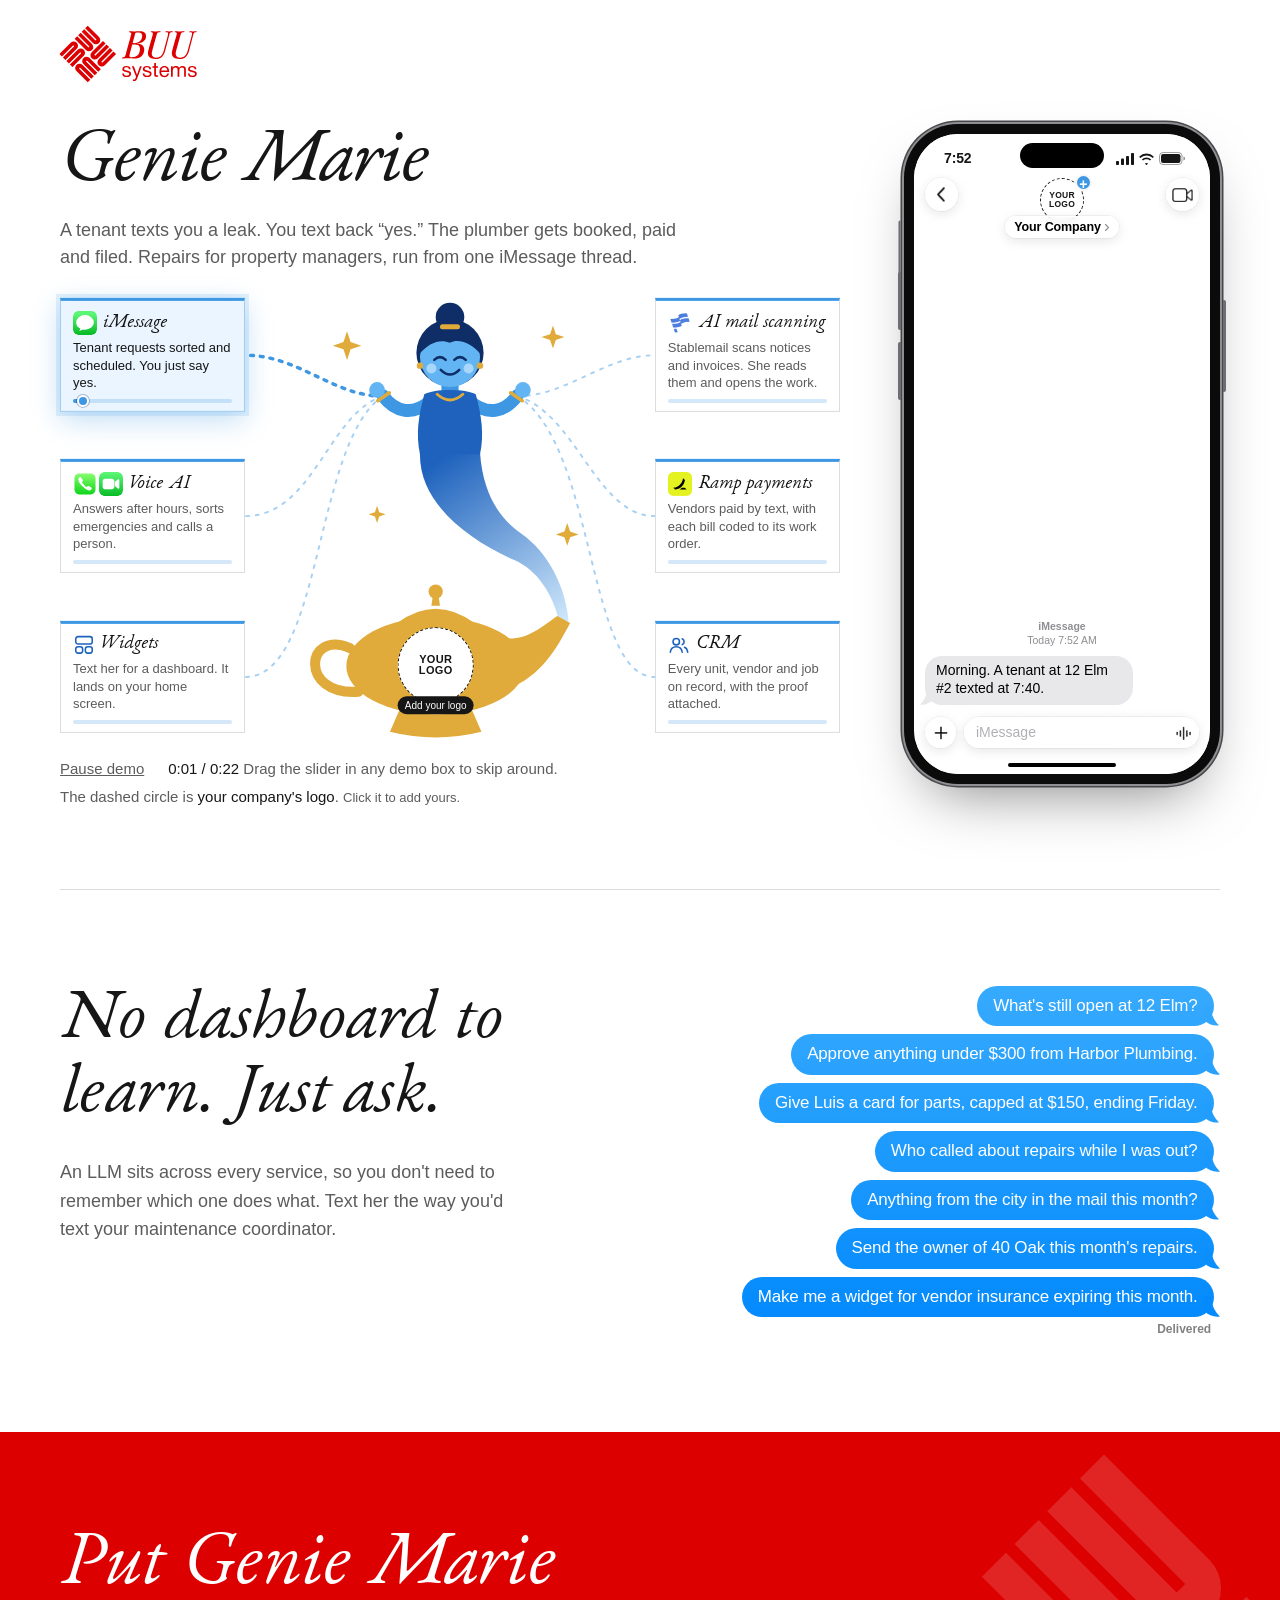
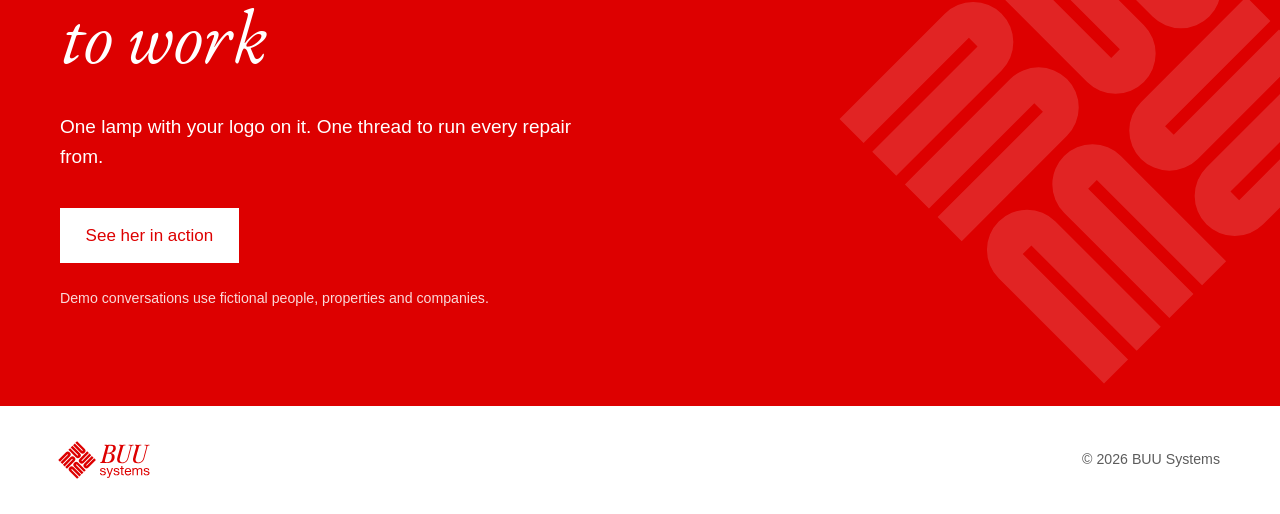
<file: index.html>
<!doctype html>
<html lang="en">
<head>
  <meta charset="utf-8">
  <meta name="viewport" content="width=device-width, initial-scale=1">
  <title>Genie Marie | BUU Systems</title>
  <meta name="description" content="Genie Marie runs repairs for property managers. Tenants text or call, she books the vendor, and you approve and pay from one iMessage thread.">
  <meta name="theme-color" content="#DD0000">
  <link rel="icon" href="/favicon.ico" sizes="any">
  <link rel="icon" href="/assets/mark.svg" type="image/svg+xml">
  <link rel="icon" href="/assets/favicon-32.png" type="image/png" sizes="32x32">
  <link rel="apple-touch-icon" href="/apple-touch-icon.png" sizes="180x180">
  <meta property="og:site_name" content="BUU Systems">
  <meta property="og:title" content="Genie Marie | BUU Systems">
  <meta property="og:description" content="Repairs for property managers, run from one iMessage thread.">
  <meta property="og:url" content="https://buusystems.com/">
  <meta property="og:type" content="website">
  <link rel="stylesheet" href="styles.css">
  <link rel="stylesheet" href="genie-marie.css?v=28e">
</head>
<body>
  <header class="site-header wrap">
    <a href="/" aria-label="BUU Systems home"><img class="logo" src="assets/logo.svg" alt="BUU Systems"></a>
  </header>

  <main id="top">
    <section class="gm-hero wrap">
      <div class="gm-copy">
        <h1>Genie Marie</h1>
        <p class="lede">A tenant texts you a leak. You text back “yes.” The plumber gets booked, paid and filed. Repairs for property managers, run from one iMessage thread.</p>

        <div class="genie-stage">
          <svg class="wires" viewBox="0 0 800 470" aria-hidden="true">
            <path data-wire="0" d="M331 112C280 112 245 70 190 70"/>
            <path data-wire="1" d="M469 112C520 112 560 70 610 70"/>
            <path data-wire="2" d="M469 112C530 130 550 235 610 235"/>
            <path data-wire="3" d="M469 112C550 160 540 400 610 400"/>
            <path data-wire="4" d="M331 112C260 160 270 400 190 400"/>
            <path data-wire="5" d="M331 112C275 130 260 235 190 235"/>
          </svg>
          <div class="genie-art">
              <svg viewBox="0 0 480 640" role="img" aria-label="Illustration of Genie Marie, a sweet smiling blue genie rising in a wisp of smoke from a gold lamp that carries your company's logo.">
                <defs>
                  <linearGradient id="smoke" gradientUnits="userSpaceOnUse" x1="240" y1="232" x2="400" y2="470">
                    <stop offset="0" stop-color="#1e62bd"/>
                    <stop offset="1" stop-color="#cfe8fb"/>
                  </linearGradient>
                </defs>
                <!-- Smoke tail, from the spout up to her waist -->
                <path d="M198 232C196 300 262 352 330 382C362 396 384 430 392 466L406 468C402 420 378 372 340 345C310 325 286 290 282 232Z" fill="url(#smoke)"/>
                <!-- Lamp -->
                <path d="M100 505C38 478 28 572 112 566" fill="none" stroke="#e0ab3a" stroke-width="14" stroke-linecap="round"/>
                <path d="M300 488C340 500 362 480 390 460L408 470C386 512 360 556 300 568Z" fill="#e0ab3a"/>
                <path d="M170 590Q220 606 270 590L284 622Q220 638 156 622Z" fill="#e0ab3a"/>
                <ellipse cx="220" cy="530" rx="125" ry="68" fill="#e0ab3a"/>
                <path d="M166 470Q220 430 274 470Q220 486 166 470Z" fill="#e0ab3a"/>
                <path d="M214 446h12l-2-14h-8z" fill="#e0ab3a"/>
                <circle cx="220" cy="426" r="10" fill="#e0ab3a"/>
                <!-- Hair behind -->
                <circle cx="240" cy="92" r="47" fill="#0f2d66"/>
                <circle cx="240" cy="42" r="20" fill="#0f2d66"/>
                <!-- Arms -->
                <path d="M212 160C188 180 164 176 146 152" fill="none" stroke="#3d97e3" stroke-width="18" stroke-linecap="round"/>
                <path d="M268 160C292 180 316 176 334 152" fill="none" stroke="#3d97e3" stroke-width="18" stroke-linecap="round"/>
                <path d="M139 159L155 148M341 159L325 148" stroke="#e0ab3a" stroke-width="5" stroke-linecap="round"/>
                <circle cx="138" cy="144" r="11" fill="#62b5f2"/>
                <circle cx="342" cy="144" r="11" fill="#62b5f2"/>
                <!-- Neck and top -->
                <rect x="228" y="126" width="24" height="30" fill="#3d97e3"/>
                <path d="M204 150C196 180 192 205 198 234H282C288 205 284 180 276 150C262 142 218 142 204 150Z" fill="#1e62bd"/>
                <path d="M222 150Q240 166 258 150" fill="none" stroke="#e0ab3a" stroke-width="4" stroke-linecap="round"/>
                <!-- Face -->
                <circle cx="240" cy="98" r="42" fill="#62b5f2"/>
                <path d="M197 94C196 38 284 38 283 94C268 76 250 72 240 78C226 72 210 78 197 94Z" fill="#0f2d66"/>
                <rect x="226" y="52" width="28" height="7" rx="3.500" fill="#e0ab3a"/>
                <path d="M218 102q8-8 16 0M246 102q8-8 16 0" fill="none" stroke="#0f2d66" stroke-width="3.500" stroke-linecap="round"/>
                <circle cx="214" cy="114" r="7" fill="#c6e6ff" opacity=".7"/>
                <circle cx="266" cy="114" r="7" fill="#c6e6ff" opacity=".7"/>
                <path d="M227 116q13 13 26 0" fill="none" stroke="#0f2d66" stroke-width="3.500" stroke-linecap="round"/>
                <circle cx="198" cy="110" r="4.500" fill="#e0ab3a"/>
                <circle cx="282" cy="110" r="4.500" fill="#e0ab3a"/>
                <!-- Sparkles -->
                <g fill="#e0ab3a">
                  <path class="spark" d="M96 62l5 15 15 5-15 5-5 15-5-15-15-5 15-5z"/>
                  <path class="spark spark-2" d="M384 54l4 12 12 4-12 4-4 12-4-12-12-4 12-4z"/>
                  <path class="spark spark-3" d="M404 330l4 12 12 4-12 4-4 12-4-12-12-4 12-4z"/>
                  <path class="spark spark-2" d="M138 306l3 9 9 3-9 3-3 9-3-9-9-3 9-3z"/>
                </g>
              </svg>
            <button type="button" class="org-logo org-logo-bottle" aria-label="Add your logo"></button>
          </div>
          <div class="chapters" role="group" aria-label="Choose a demo">
              <button class="chapter iface-0" type="button" data-chapter="0"><strong><img class="brand-icon" src="assets/brand/imessage.svg" alt=""><span>iMessage</span></strong><small>Tenant requests sorted and scheduled. You just say yes.</small><i class="bar"><b></b></i></button>
              <button class="chapter iface-1" type="button" data-chapter="1"><strong><img class="brand-icon brand-plate" src="assets/brand/stable.png" alt=""><span>AI mail scanning</span></strong><small>Stablemail scans notices and invoices. She reads them and opens the work.</small><i class="bar"><b></b></i></button>
              <button class="chapter iface-2" type="button" data-chapter="2"><strong><img class="brand-icon" src="assets/brand/ramp.svg" alt=""><span>Ramp<span class="tab-extra"> payments</span></span></strong><small>Vendors paid by text, with each bill coded to its work order.</small><i class="bar"><b></b></i></button>
              <button class="chapter iface-3" type="button" data-chapter="3"><strong><svg class="iface-icon" viewBox="0 0 24 24" aria-hidden="true"><circle cx="9" cy="8.500" r="3.500"/><path d="M2.500 20c.5-4 3-6 6.500-6s6 2 6.500 6"/><path d="M15.500 5.300a3.500 3.500 0 0 1 0 6.400"/><path d="M18 14.500c2 .8 3.200 2.700 3.500 5.500"/></svg><span>CRM</span></strong><small>Every unit, vendor and job on record, with the proof attached.</small><i class="bar"><b></b></i></button>
              <button class="chapter iface-4" type="button" data-chapter="4"><strong><svg class="iface-icon" viewBox="0 0 24 24" aria-hidden="true"><rect x="3" y="3" width="18" height="8" rx="2.500"/><rect x="3" y="14" width="7.500" height="7" rx="2.500"/><rect x="13.500" y="14" width="7.500" height="7" rx="2.500"/></svg><span>Widgets</span></strong><small>Text her for a dashboard. It lands on your home screen.</small><i class="bar"><b></b></i></button>
              <button class="chapter iface-5" type="button" data-chapter="5"><strong><span class="brand-pair"><img class="brand-icon" src="assets/brand/phone.svg" alt=""><img class="brand-icon" src="assets/brand/facetime.svg" alt=""></span><span>Voice AI</span></strong><small>Answers after hours, sorts emergencies and calls a person.</small><i class="bar"><b></b></i></button>
          </div>
        </div>
        <div class="stage-foot">
          <button class="pause" type="button" id="pause" aria-pressed="false">Pause demo</button>
          <p class="scrub-note" id="scrub-note"><span id="demo-time">0:00 / 0:00</span> Drag the slider in any demo box to skip around.</p>
          <p class="logo-note">The dashed circle is <strong>your company's logo</strong>. <small id="logo-status">Click it to add yours.</small></p>
        </div>
      </div>

      <div class="gm-stage">
        <div class="phone" role="img" aria-label="Animated demo of an iPhone message thread with Genie Marie. The capabilities it shows are listed in the boxes beside it.">
          <div class="screen">
            <svg id="glass-defs" width="0" height="0" style="position:absolute" aria-hidden="true"><defs>
            </defs></svg>
            <div class="dim" id="dim"></div>
            <div class="island"></div>
            <div class="status"><span id="status-time">7:52</span><span class="status-icons">
              <svg width="18" height="12" viewBox="0 0 18 12" aria-hidden="true"><rect x="0" y="8" width="3" height="4" rx=".8"/><rect x="5" y="5.500" width="3" height="6.500" rx=".8"/><rect x="10" y="3" width="3" height="9" rx=".8"/><rect x="15" y="0" width="3" height="12" rx=".8"/></svg>
              <svg width="17" height="12" viewBox="0 0 17 12" aria-hidden="true"><path d="M8.500 2.400c2.400 0 4.600.9 6.200 2.500l1.200-1.200A10.500 10.500 0 0 0 8.500.6 10.500 10.500 0 0 0 1.100 3.700l1.200 1.200a8.800 8.800 0 0 1 6.200-2.500zm0 3.800c1.300 0 2.600.5 3.500 1.400l1.200-1.200a6.800 6.800 0 0 0-9.400 0L5 7.600c.9-.9 2.200-1.400 3.500-1.400zm0 3.700c-.6 0-1.200.2-1.600.7l1.600 1.600 1.600-1.600c-.4-.5-1-.7-1.600-.7z"/></svg>
              <svg width="27" height="13" viewBox="0 0 27 13" aria-hidden="true"><rect x=".5" y=".5" width="22.500" height="12" rx="3.500" fill="none" stroke="currentColor" opacity=".4"/><rect x="2" y="2" width="19.500" height="9" rx="2.200"/><path d="M24.500 4.500v4c.9-.3 1.500-1.100 1.500-2s-.6-1.700-1.500-2z" opacity=".5"/></svg>
            </span></div>
            <div class="contact">
              <span class="glass-btn"><img class="nav-back" src="assets/ios/back.png" alt=""></span>
              <div class="contact-mid">
                <span class="org-logo org-logo-avatar" id="logo-anchor"></span>
                <span class="contact-name"><span id="contact-name">Your Company</span><svg viewBox="0 0 8 12" aria-hidden="true"><path d="M2 2l4 4-4 4"/></svg></span>
              </div>
              <span class="glass-btn"><img class="nav-video" src="assets/ios/video.png" alt=""></span>
            </div>
            <div class="thread" id="thread"></div>
            <div class="compose">
              <span class="compose-plus" aria-hidden="true"><img src="assets/ios/plus.png" alt=""></span>
              <div class="compose-field"><div class="compose-text" id="compose"><span class="compose-hint">iMessage</span></div><span class="send" id="send" aria-hidden="true"></span></div>
            </div>
            <span class="home-bar"></span>
            <div class="call" id="call" hidden></div>
            <div class="home" id="home" hidden></div>
          </div>
        </div>
      </div>
    </section>

    <section id="ask" class="ask wrap">
      <div class="ask-intro">
        <h2>No dashboard to learn. Just&nbsp;ask.</h2>
        <p>An LLM sits across every service, so you don't need to remember which one does what. Text her the way you'd text your maintenance coordinator.</p>
      </div>
      <ul class="asks" aria-label="Examples of texts you can send">
        <li>What's still open at 12 Elm?</li>
        <li>Approve anything under $300 from Harbor Plumbing.</li>
        <li>Give Luis a card for parts, capped at $150, ending Friday.</li>
        <li>Who called about repairs while I was out?</li>
        <li>Anything from the city in the mail this month?</li>
        <li>Send the owner of 40 Oak this month's repairs.</li>
        <li>Make me a widget for vendor insurance expiring this month.</li>
        <li class="asks-delivered">Delivered</li>
      </ul>
    </section>

    <section class="cta">
      <img class="cta-mark" src="assets/mark-white.svg" alt="" width="800" height="800">
      <div class="wrap cta-inner">
        <h2>Put Genie Marie to&nbsp;work</h2>
        <p>One lamp with your logo on it. One thread to run every repair from.</p>
        <a class="button button-invert" href="#top">See her in action</a>
        <small class="cta-note">Demo conversations use fictional people, properties and companies.</small>
      </div>
    </section>
  </main>

  <footer class="site-footer wrap">
    <img class="logo logo-small" src="assets/logo.svg" alt="BUU Systems">
    <small>&copy; 2026 BUU Systems</small>
  </footer>
  <dialog id="logo-dialog" aria-labelledby="logo-title">
    <div class="dialog-head">
      <h2 id="logo-title">Add your company</h2>
      <button type="button" class="dialog-close" id="logo-close" aria-label="Close">&times;</button>
    </div>
    <form id="company-form" class="company-form">
      <input id="company-name" type="text" aria-label="Company name" autocomplete="organization" spellcheck="false" placeholder="Company name">
      <button class="button" type="submit">Use this name</button>
    </form>
    <p class="dialog-foot"><span id="logo-message">Have a logo?</span> <input id="logo-file" class="visually-hidden" type="file" accept="image/png,.png"><label for="logo-file">Upload a PNG</label> <button type="button" class="link-button" id="logo-reset" hidden>Reset</button></p>
  </dialog>
  <script src="genie-marie.js?v=28e"></script>
</body>
</html>
</file>
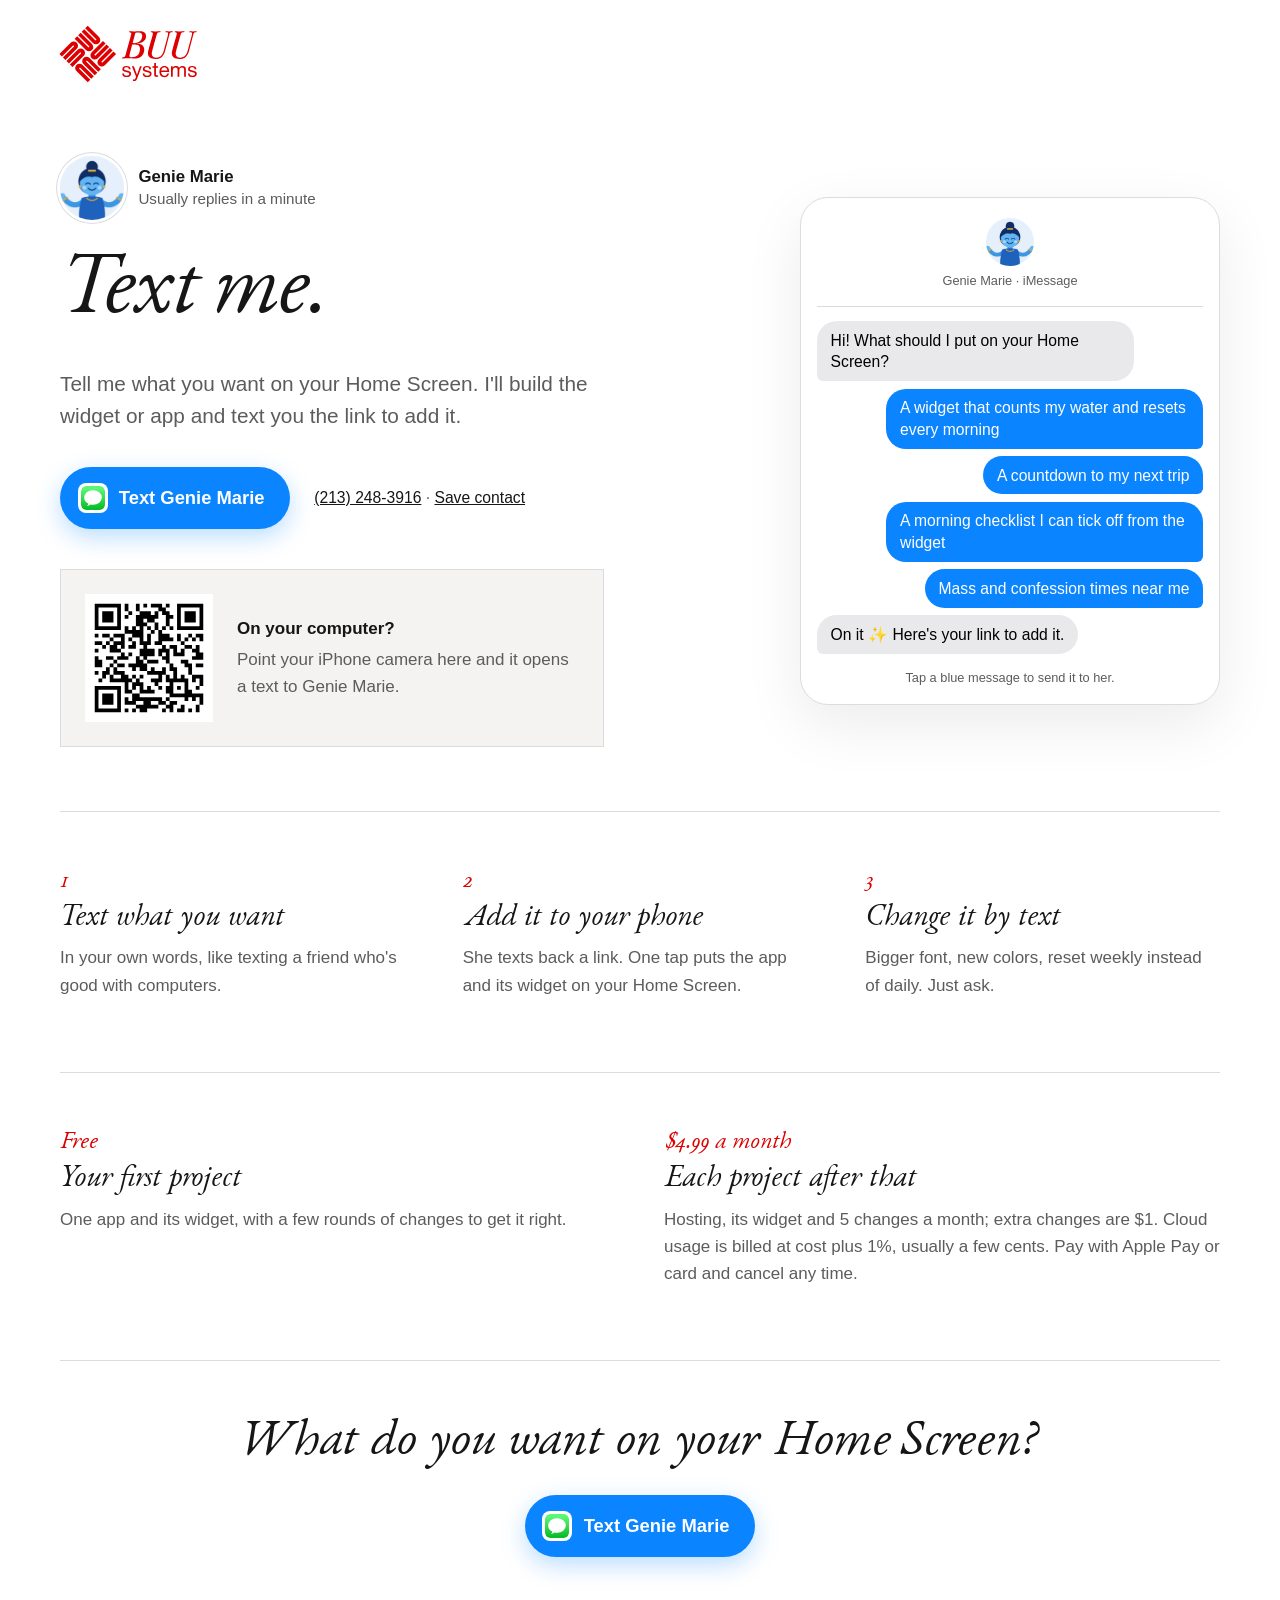
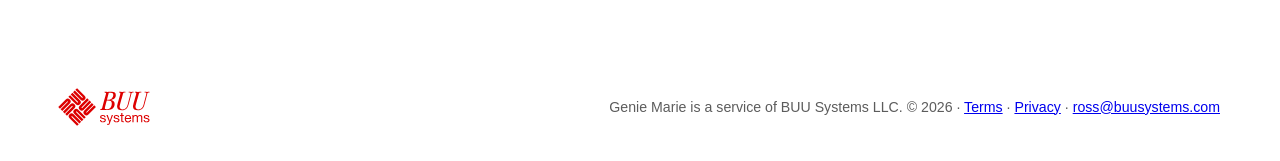
<file: geniemarie/index.html>
<!doctype html>
<html lang="en">
<head>
  <meta charset="utf-8">
  <meta name="viewport" content="width=device-width, initial-scale=1">
  <title>Text Genie Marie | BUU Systems</title>
  <meta name="description" content="Text Genie Marie what you want on your iPhone Home Screen. She builds the widget or app and texts you the link.">
  <meta name="theme-color" content="#DD0000">
  <link rel="icon" href="/favicon.ico" sizes="any">
  <link rel="icon" href="/assets/mark.svg" type="image/svg+xml">
  <link rel="apple-touch-icon" href="/apple-touch-icon.png" sizes="180x180">
  <meta property="og:site_name" content="BUU Systems">
  <meta property="og:title" content="Text Genie Marie">
  <meta property="og:description" content="Text her what you want on your Home Screen. She builds it.">
  <meta property="og:url" content="https://buusystems.com/geniemarie/">
  <meta property="og:image" content="https://buusystems.com/geniemarie/genie-marie.jpg">
  <meta property="og:type" content="website">
  <link rel="canonical" href="https://buusystems.com/geniemarie/">
  <link rel="stylesheet" href="/styles.css">
  <style>
    :root { --imsg: #0a84ff; --imsg-deep: #0066d6; --bubble-in: #e9e9eb; --genie-soft: #eaf5ff; }
    .gm-page { padding-block: 1rem 5rem; }
    .gm-top { display: grid; grid-template-columns: 1fr minmax(0, 420px); gap: 4rem; align-items: center; padding-block: 2rem 4rem; }
    .gm-top h1 { font-size: clamp(3rem, 8vw, 5.5rem); margin-bottom: .75rem; }
    .gm-top .lede { font-size: 1.3rem; max-width: 34rem; color: var(--muted); }
    .gm-who { display: flex; align-items: center; gap: .9rem; margin-bottom: 1.75rem; }
    .gm-who img { width: 64px; height: 64px; border-radius: 50%; object-fit: cover; box-shadow: 0 0 0 3px #fff, 0 0 0 4px var(--rule); }
    .gm-who span { font-size: .95rem; color: var(--muted); line-height: 1.35; }
    .gm-who strong { display: block; color: var(--ink); font-size: 1.05rem; }

    .text-me { display: inline-flex; align-items: center; gap: .7rem; padding: 1rem 1.6rem 1rem 1.1rem; border-radius: 999px;
      background: var(--imsg); color: #fff; font-size: 1.15rem; font-weight: 600; text-decoration: none;
      box-shadow: 0 8px 24px rgba(10, 132, 255, .28); transition: background-color .15s, transform .15s; }
    .text-me:hover { background: var(--imsg-deep); }
    .text-me:active { transform: scale(.97); }
    .text-me img { width: 30px; height: 30px; border-radius: 8px; background: #fff; padding: 3px; }
    .text-me:focus-visible { outline: 3px solid var(--ink); outline-offset: 3px; }
    .gm-actions { display: flex; flex-wrap: wrap; align-items: center; gap: 1rem 1.5rem; margin-top: 2rem; }
    .gm-number { color: var(--muted); font-size: .98rem; }
    .gm-number a { color: var(--ink); }

    /* The phone thread: every bubble is a ready-to-send text */
    .thread-card { background: #fff; border: 1px solid var(--rule); border-radius: 28px; padding: 1.25rem 1rem 1rem; box-shadow: 0 20px 60px rgba(0,0,0,.08); }
    .thread-head { display: flex; flex-direction: column; align-items: center; gap: .3rem; padding-bottom: .9rem; border-bottom: 1px solid var(--rule); margin-bottom: .9rem; }
    .thread-head img { width: 48px; height: 48px; border-radius: 50%; object-fit: cover; }
    .thread-head small { font-size: .8rem; color: var(--muted); }
    .bubbles { list-style: none; margin: 0; padding: 0; display: flex; flex-direction: column; gap: .45rem; }
    .bubbles li { display: flex; }
    .bubbles .in { justify-content: flex-start; }
    .bubbles .out { justify-content: flex-end; }
    .bubble { max-width: 82%; padding: .55rem .85rem; border-radius: 20px; font-size: .98rem; line-height: 1.35; }
    .in .bubble { background: var(--bubble-in); color: #000; border-bottom-left-radius: 6px; }
    .out .bubble { background: var(--imsg); color: #fff; text-decoration: none; border-bottom-right-radius: 6px; transition: background-color .15s, transform .15s; }
    .out a.bubble:hover { background: var(--imsg-deep); }
    .out a.bubble:active { transform: scale(.97); }
    .thread-hint { text-align: center; font-size: .8rem; color: var(--muted); margin: .9rem 0 0; }

    .gm-steps { display: grid; grid-template-columns: repeat(3, 1fr); gap: 3rem; padding-block: 3.5rem; border-top: 1px solid var(--rule); }
    .gm-steps h2 { font-size: 1.9rem; margin: .5rem 0 .6rem; }
    .gm-steps p { color: var(--muted); }
    .gm-steps .num { font: italic 1.5rem/1 var(--display); color: var(--red); }

    .gm-desk { display: none; align-items: center; gap: 1.5rem; padding: 1.5rem; border: 1px solid var(--rule); background: var(--tint); margin-top: 2.5rem; max-width: 34rem; }
    .gm-desk img { width: 128px; height: 128px; background: #fff; padding: 6px; }
    .gm-desk p { margin: 0; color: var(--muted); }
    .gm-desk strong { color: var(--ink); display: block; margin-bottom: .25rem; }
    @media (hover: hover) and (pointer: fine) and (min-width: 900px) { .gm-desk { display: flex; } }

    .gm-end { text-align: center; padding-block: 3.5rem 1rem; border-top: 1px solid var(--rule); }
    .gm-end h2 { font-size: clamp(2.2rem, 5vw, 3.2rem); margin-bottom: 1.5rem; }

    @media (max-width: 860px) {
      .gm-top { grid-template-columns: minmax(0, 1fr); gap: 2.5rem; padding-top: .5rem; }
      .gm-steps { grid-template-columns: 1fr; gap: 1.5rem; }
      .text-me { width: 100%; justify-content: center; }
    }

    .gm-price { display: grid; grid-template-columns: repeat(2, 1fr); gap: 3rem; padding-block: 3.5rem; border-top: 1px solid var(--rule); }
    .gm-price h2 { font-size: 1.9rem; margin: .5rem 0 .6rem; }
    .gm-price .amt { font: italic 1.5rem/1 var(--display); color: var(--red); }
    .gm-price p { color: var(--muted); }
    @media (max-width: 860px) { .gm-price { grid-template-columns: 1fr; gap: 1.5rem; } }
  </style>
</head>
<body>
  <header class="site-header wrap">
    <a href="/" aria-label="BUU Systems home"><img class="logo" src="/assets/logo.svg" alt="BUU Systems"></a>
  </header>

  <main class="gm-page wrap">
    <section class="gm-top">
      <div>
        <div class="gm-who">
          <img src="genie-marie.jpg" alt="Genie Marie" width="64" height="64">
          <span><strong>Genie Marie</strong>Usually replies in a minute</span>
        </div>
        <h1>Text&nbsp;me.</h1>
        <p class="lede">Tell me what you want on your Home Screen. I'll build the widget or app and text you the link to add it.</p>
        <div class="gm-actions">
          <a class="text-me sms" href="sms:+12132483916?&amp;body=Hi%20Genie%20Marie!" data-body="Hi Genie Marie!">
            <img src="/assets/brand/imessage.svg" alt="">Text Genie Marie
          </a>
          <span class="gm-number"><a class="sms" href="sms:+12132483916">(213) 248-3916</a> · <a href="genie-marie.vcf">Save contact</a></span>
        </div>
        <div class="gm-desk">
          <img src="text-qr.svg" alt="QR code that opens a text to Genie Marie" width="128" height="128">
          <p><strong>On your computer?</strong>Point your iPhone camera here and it opens a text to Genie Marie.</p>
        </div>
      </div>

      <div class="thread-card" aria-label="Example texts you can send Genie Marie">
        <div class="thread-head">
          <img src="genie-marie.jpg" alt="" width="48" height="48">
          <small>Genie Marie · iMessage</small>
        </div>
        <ul class="bubbles">
          <li class="in"><span class="bubble">Hi! What should I put on your Home Screen?</span></li>
          <li class="out"><a class="bubble sms" href="#" data-body="Make me a widget that counts glasses of water and resets every morning">A widget that counts my water and resets every morning</a></li>
          <li class="out"><a class="bubble sms" href="#" data-body="Make me a countdown widget to my next trip">A countdown to my next trip</a></li>
          <li class="out"><a class="bubble sms" href="#" data-body="Make me a checklist app for my morning routine with a widget I can tick off">A morning checklist I can tick off from the widget</a></li>
          <li class="out"><a class="bubble sms" href="#" data-body="Show Mass and confession times near me on a widget">Mass and confession times near me</a></li>
          <li class="in"><span class="bubble">On it ✨ Here's your link to add it.</span></li>
        </ul>
        <p class="thread-hint">Tap a blue message to send it to her.</p>
      </div>
    </section>

    <section class="gm-steps" aria-label="How it works">
      <div><span class="num">1</span><h2>Text what you want</h2><p>In your own words, like texting a friend who's good with computers.</p></div>
      <div><span class="num">2</span><h2>Add it to your phone</h2><p>She texts back a link. One tap puts the app and its widget on your Home Screen.</p></div>
      <div><span class="num">3</span><h2>Change it by text</h2><p>Bigger font, new colors, reset weekly instead of daily. Just ask.</p></div>
    </section>

    <section class="gm-price" aria-label="Pricing">
      <div><span class="amt">Free</span><h2>Your first project</h2><p>One app and its widget, with a few rounds of changes to get it right.</p></div>
      <div><span class="amt">$4.99 a month</span><h2>Each project after that</h2><p>Hosting, its widget and 5 changes a month; extra changes are $1. Cloud usage is billed at cost plus 1%, usually a few cents. Pay with Apple Pay or card and cancel any time.</p></div>
    </section>

    <section class="gm-end">
      <h2>What do you want on your Home&nbsp;Screen?</h2>
      <a class="text-me sms" href="sms:+12132483916?&amp;body=Hi%20Genie%20Marie!" data-body="Hi Genie Marie!">
        <img src="/assets/brand/imessage.svg" alt="">Text Genie Marie
      </a>
    </section>
  </main>

  <footer class="site-footer wrap">
    <img class="logo logo-small" src="/assets/logo.svg" alt="BUU Systems">
    <small>Genie Marie is a service of BUU Systems LLC. &copy; 2026 · <a href="terms.html">Terms</a> · <a href="privacy.html">Privacy</a> · <a href="mailto:ross@buusystems.com">ross@buusystems.com</a></small>
  </footer>
  <script>
    // Every .sms link opens Messages with a prefilled text. iOS and macOS read
    // "sms:<number>&body=", Android reads "sms:<number>?body="; "?&body=" works on both.
    var NUMBER = "+12132483916";
    document.querySelectorAll("a.sms[data-body]").forEach(function (a) {
      a.href = "sms:" + NUMBER + "?&body=" + encodeURIComponent(a.dataset.body);
    });
  </script>
</body>
</html>
</file>
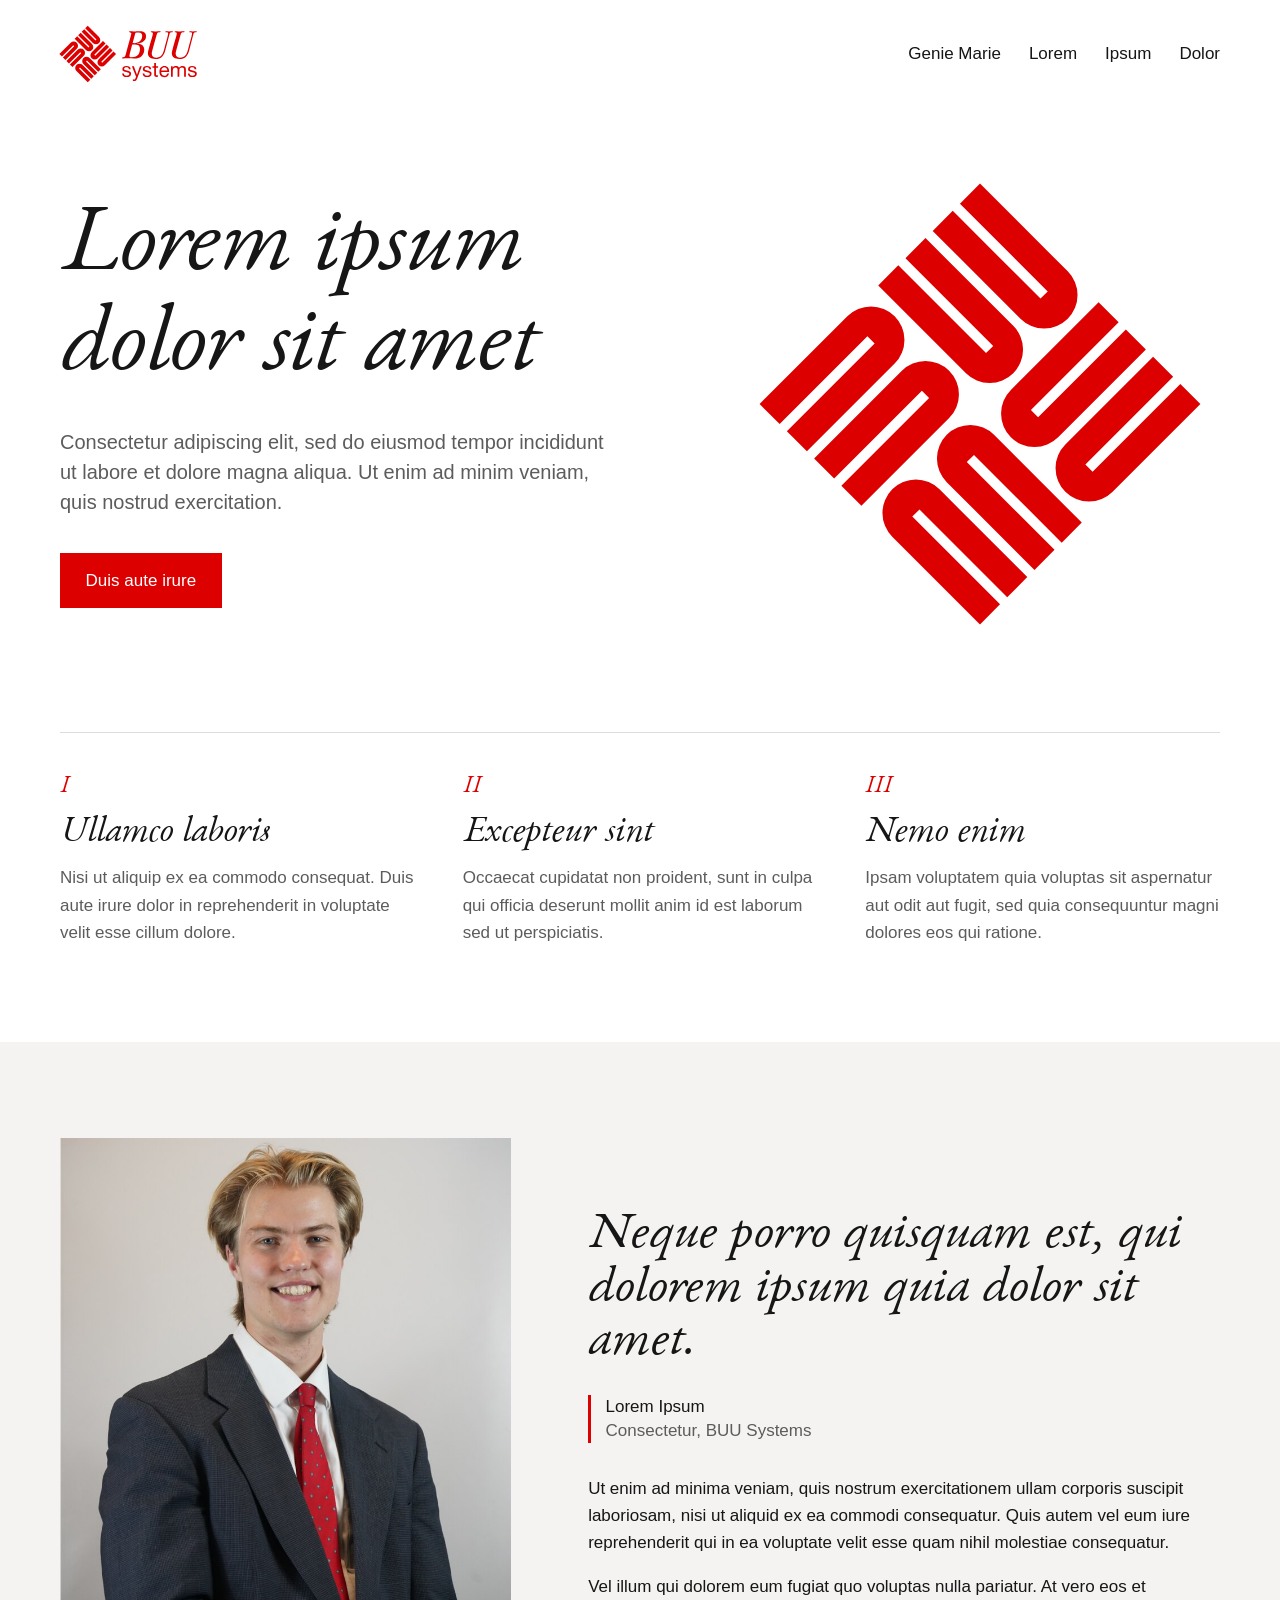
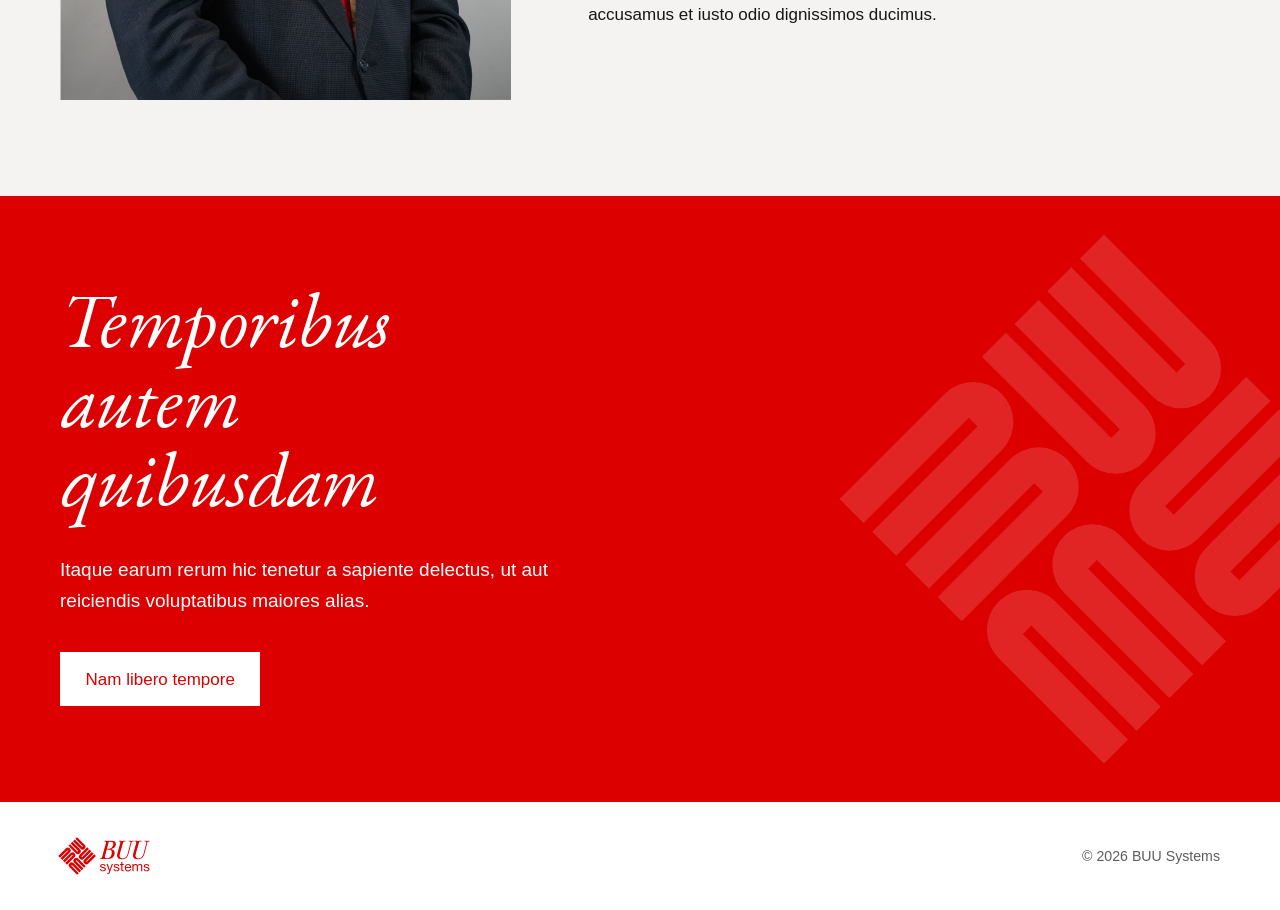
<file: _lorem-home.html>
<!doctype html>
<html lang="en">
<head>
  <meta charset="utf-8">
  <meta name="viewport" content="width=device-width, initial-scale=1">
  <title>BUU Systems</title>
  <meta name="description" content="Lorem ipsum dolor sit amet, consectetur adipiscing elit.">
  <meta name="theme-color" content="#DD0000">
  <link rel="icon" href="assets/mark.svg" type="image/svg+xml">
  <link rel="stylesheet" href="styles.css">
</head>
<body>
  <header class="site-header wrap">
    <a href="#top" aria-label="BUU Systems home"><img class="logo" src="assets/logo.svg" alt="BUU Systems"></a>
    <nav aria-label="Primary">
      <a href="genie-marie.html">Genie Marie</a>
      <a href="#lorem">Lorem</a>
      <a href="#ipsum">Ipsum</a>
      <a href="#dolor">Dolor</a>
    </nav>
  </header>

  <main id="top">
    <section class="hero wrap">
      <div class="hero-copy">
        <h1>Lorem ipsum dolor sit amet</h1>
        <p class="lede">Consectetur adipiscing elit, sed do eiusmod tempor incididunt ut labore et dolore magna aliqua. Ut enim ad minim veniam, quis nostrud exercitation.</p>
        <a class="button" href="#dolor">Duis aute irure</a>
      </div>
      <img class="hero-mark" src="assets/mark.svg" alt="" width="800" height="800">
    </section>

    <section id="lorem" class="pillars wrap" aria-label="Lorem">
      <article>
        <span class="num">I</span>
        <h2>Ullamco laboris</h2>
        <p>Nisi ut aliquip ex ea commodo consequat. Duis aute irure dolor in reprehenderit in voluptate velit esse cillum dolore.</p>
      </article>
      <article>
        <span class="num">II</span>
        <h2>Excepteur sint</h2>
        <p>Occaecat cupidatat non proident, sunt in culpa qui officia deserunt mollit anim id est laborum sed ut perspiciatis.</p>
      </article>
      <article>
        <span class="num">III</span>
        <h2>Nemo enim</h2>
        <p>Ipsam voluptatem quia voluptas sit aspernatur aut odit aut fugit, sed quia consequuntur magni dolores eos qui ratione.</p>
      </article>
    </section>

    <section id="ipsum" class="founder">
      <div class="wrap founder-grid">
        <img class="headshot" src="assets/headshot.jpg" alt="Headshot of the founder of BUU Systems" width="800" height="996">
        <div>
          <blockquote>Neque porro quisquam est, qui dolorem ipsum quia dolor sit amet.</blockquote>
          <p class="byline"><strong>Lorem Ipsum</strong><br>Consectetur, BUU Systems</p>
          <p>Ut enim ad minima veniam, quis nostrum exercitationem ullam corporis suscipit laboriosam, nisi ut aliquid ex ea commodi consequatur. Quis autem vel eum iure reprehenderit qui in ea voluptate velit esse quam nihil molestiae consequatur.</p>
          <p>Vel illum qui dolorem eum fugiat quo voluptas nulla pariatur. At vero eos et accusamus et iusto odio dignissimos ducimus.</p>
        </div>
      </div>
    </section>

    <section id="dolor" class="cta">
      <img class="cta-mark" src="assets/mark-white.svg" alt="" width="800" height="800">
      <div class="wrap cta-inner">
        <h2>Temporibus autem quibusdam</h2>
        <p>Itaque earum rerum hic tenetur a sapiente delectus, ut aut reiciendis voluptatibus maiores alias.</p>
        <a class="button button-invert" href="#top">Nam libero tempore</a>
      </div>
    </section>
  </main>

  <footer class="site-footer wrap">
    <img class="logo logo-small" src="assets/logo.svg" alt="BUU Systems">
    <small>&copy; 2026 BUU Systems</small>
  </footer>
</body>
</html>
</file>
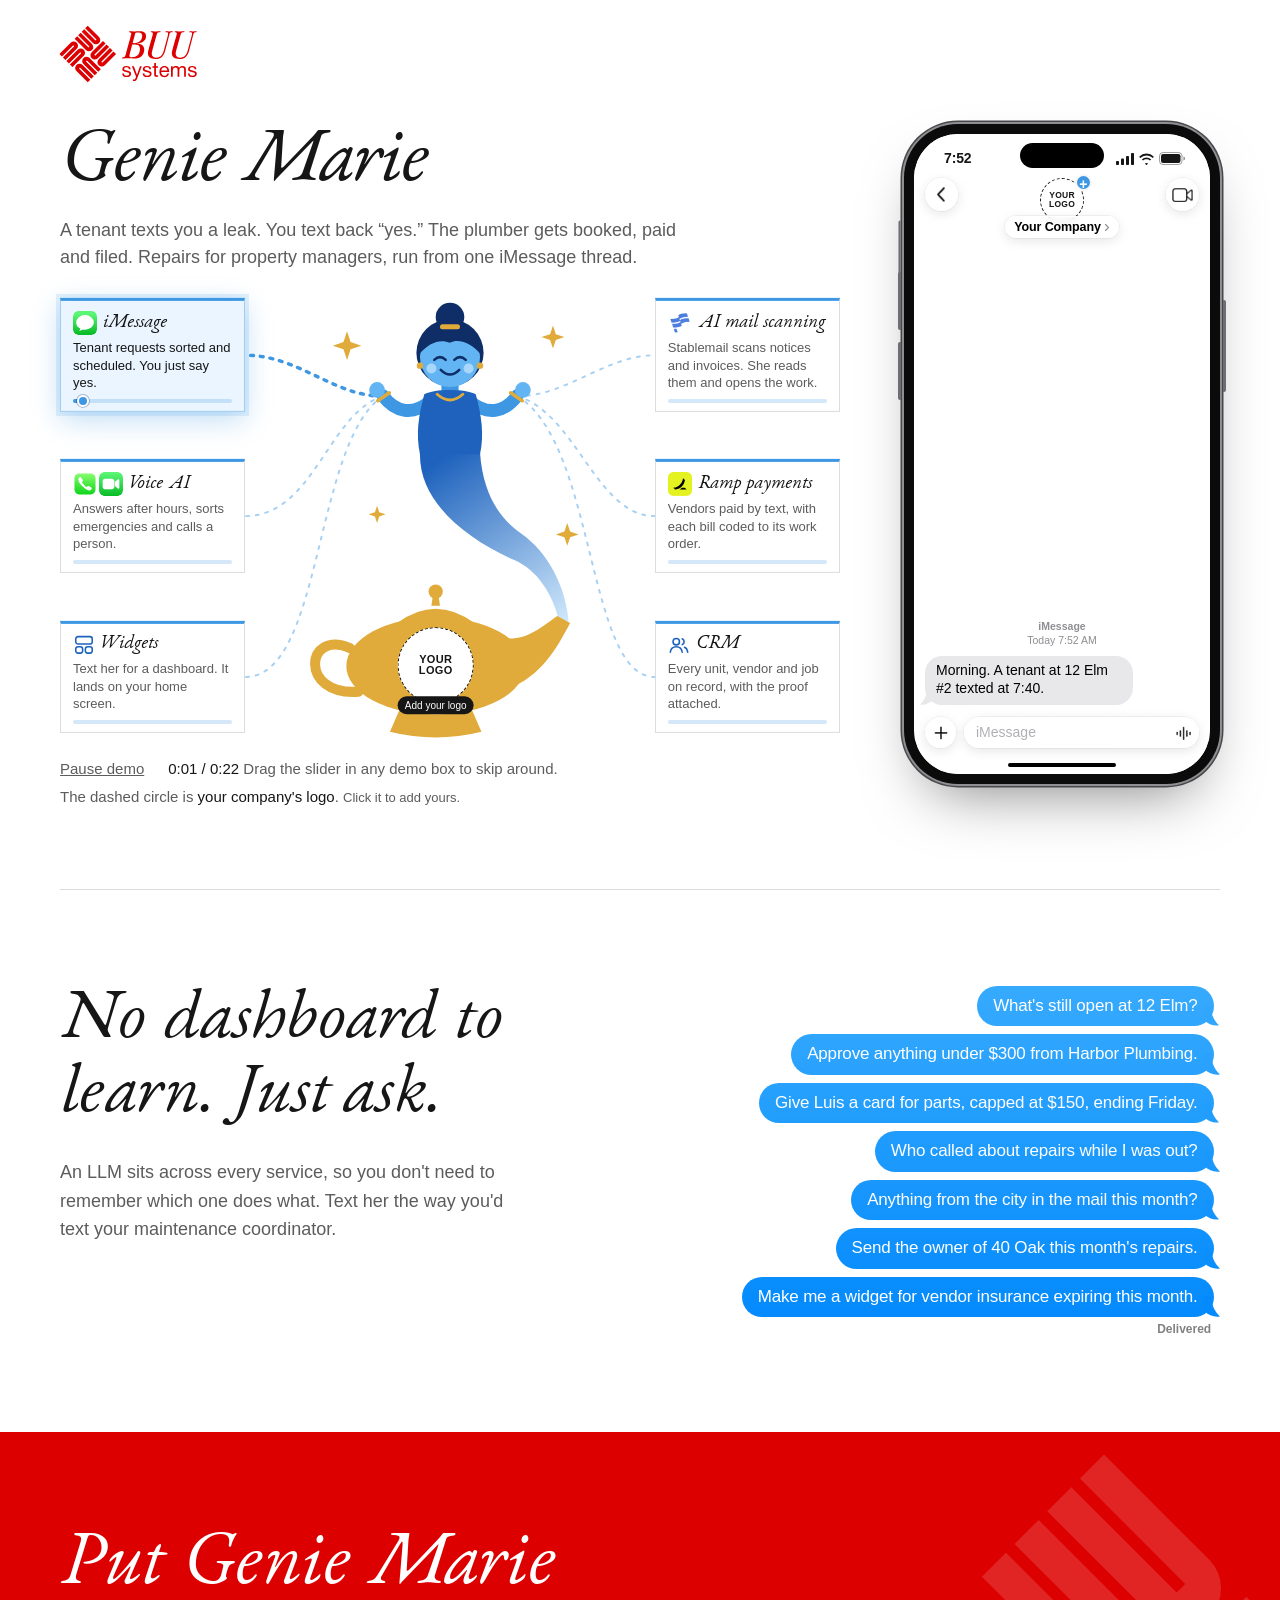
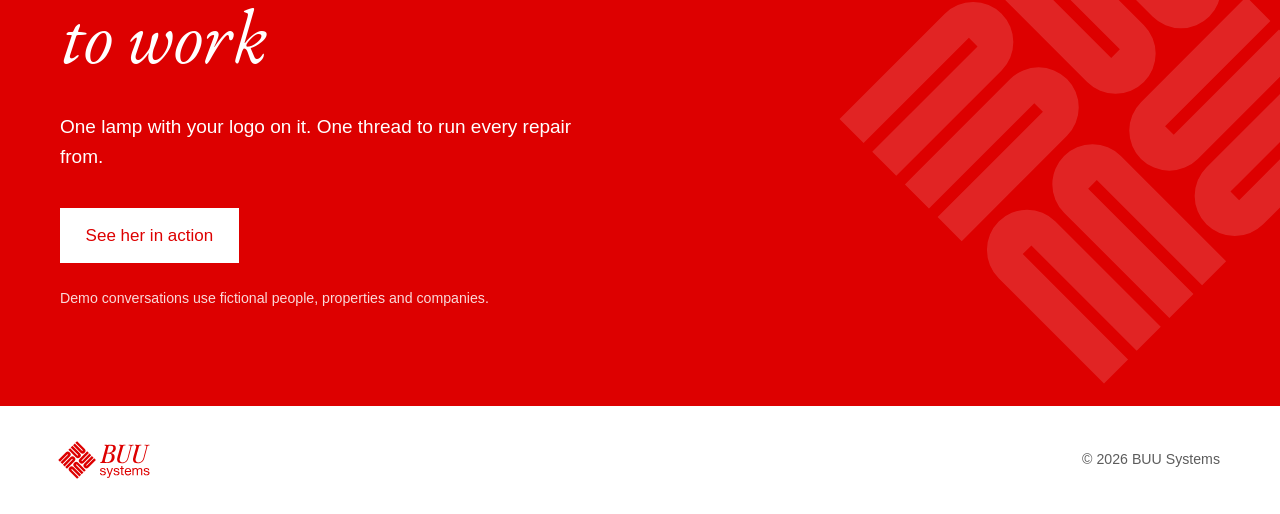
<file: genie-marie.html>
<!doctype html>
<html lang="en">
<head>
  <meta charset="utf-8">
  <meta name="viewport" content="width=device-width, initial-scale=1">
  <title>Genie Marie | BUU Systems</title>
  <meta name="description" content="Genie Marie runs repairs for property managers. Tenants text or call, she books the vendor, and you approve and pay from one iMessage thread.">
  <meta name="theme-color" content="#DD0000">
  <link rel="icon" href="assets/mark.svg" type="image/svg+xml">
  <link rel="stylesheet" href="styles.css">
  <link rel="stylesheet" href="genie-marie.css?v=28e">
</head>
<body>
  <header class="site-header wrap">
    <a href="index.html" aria-label="BUU Systems home"><img class="logo" src="assets/logo.svg" alt="BUU Systems"></a>
  </header>

  <main id="top">
    <section class="gm-hero wrap">
      <div class="gm-copy">
        <h1>Genie Marie</h1>
        <p class="lede">A tenant texts you a leak. You text back “yes.” The plumber gets booked, paid and filed. Repairs for property managers, run from one iMessage thread.</p>

        <div class="genie-stage">
          <svg class="wires" viewBox="0 0 800 470" aria-hidden="true">
            <path data-wire="0" d="M331 112C280 112 245 70 190 70"/>
            <path data-wire="1" d="M469 112C520 112 560 70 610 70"/>
            <path data-wire="2" d="M469 112C530 130 550 235 610 235"/>
            <path data-wire="3" d="M469 112C550 160 540 400 610 400"/>
            <path data-wire="4" d="M331 112C260 160 270 400 190 400"/>
            <path data-wire="5" d="M331 112C275 130 260 235 190 235"/>
          </svg>
          <div class="genie-art">
              <svg viewBox="0 0 480 640" role="img" aria-label="Illustration of Genie Marie, a sweet smiling blue genie rising in a wisp of smoke from a gold lamp that carries your company's logo.">
                <defs>
                  <linearGradient id="smoke" gradientUnits="userSpaceOnUse" x1="240" y1="232" x2="400" y2="470">
                    <stop offset="0" stop-color="#1e62bd"/>
                    <stop offset="1" stop-color="#cfe8fb"/>
                  </linearGradient>
                </defs>
                <!-- Smoke tail, from the spout up to her waist -->
                <path d="M198 232C196 300 262 352 330 382C362 396 384 430 392 466L406 468C402 420 378 372 340 345C310 325 286 290 282 232Z" fill="url(#smoke)"/>
                <!-- Lamp -->
                <path d="M100 505C38 478 28 572 112 566" fill="none" stroke="#e0ab3a" stroke-width="14" stroke-linecap="round"/>
                <path d="M300 488C340 500 362 480 390 460L408 470C386 512 360 556 300 568Z" fill="#e0ab3a"/>
                <path d="M170 590Q220 606 270 590L284 622Q220 638 156 622Z" fill="#e0ab3a"/>
                <ellipse cx="220" cy="530" rx="125" ry="68" fill="#e0ab3a"/>
                <path d="M166 470Q220 430 274 470Q220 486 166 470Z" fill="#e0ab3a"/>
                <path d="M214 446h12l-2-14h-8z" fill="#e0ab3a"/>
                <circle cx="220" cy="426" r="10" fill="#e0ab3a"/>
                <!-- Hair behind -->
                <circle cx="240" cy="92" r="47" fill="#0f2d66"/>
                <circle cx="240" cy="42" r="20" fill="#0f2d66"/>
                <!-- Arms -->
                <path d="M212 160C188 180 164 176 146 152" fill="none" stroke="#3d97e3" stroke-width="18" stroke-linecap="round"/>
                <path d="M268 160C292 180 316 176 334 152" fill="none" stroke="#3d97e3" stroke-width="18" stroke-linecap="round"/>
                <path d="M139 159L155 148M341 159L325 148" stroke="#e0ab3a" stroke-width="5" stroke-linecap="round"/>
                <circle cx="138" cy="144" r="11" fill="#62b5f2"/>
                <circle cx="342" cy="144" r="11" fill="#62b5f2"/>
                <!-- Neck and top -->
                <rect x="228" y="126" width="24" height="30" fill="#3d97e3"/>
                <path d="M204 150C196 180 192 205 198 234H282C288 205 284 180 276 150C262 142 218 142 204 150Z" fill="#1e62bd"/>
                <path d="M222 150Q240 166 258 150" fill="none" stroke="#e0ab3a" stroke-width="4" stroke-linecap="round"/>
                <!-- Face -->
                <circle cx="240" cy="98" r="42" fill="#62b5f2"/>
                <path d="M197 94C196 38 284 38 283 94C268 76 250 72 240 78C226 72 210 78 197 94Z" fill="#0f2d66"/>
                <rect x="226" y="52" width="28" height="7" rx="3.500" fill="#e0ab3a"/>
                <path d="M218 102q8-8 16 0M246 102q8-8 16 0" fill="none" stroke="#0f2d66" stroke-width="3.500" stroke-linecap="round"/>
                <circle cx="214" cy="114" r="7" fill="#c6e6ff" opacity=".7"/>
                <circle cx="266" cy="114" r="7" fill="#c6e6ff" opacity=".7"/>
                <path d="M227 116q13 13 26 0" fill="none" stroke="#0f2d66" stroke-width="3.500" stroke-linecap="round"/>
                <circle cx="198" cy="110" r="4.500" fill="#e0ab3a"/>
                <circle cx="282" cy="110" r="4.500" fill="#e0ab3a"/>
                <!-- Sparkles -->
                <g fill="#e0ab3a">
                  <path class="spark" d="M96 62l5 15 15 5-15 5-5 15-5-15-15-5 15-5z"/>
                  <path class="spark spark-2" d="M384 54l4 12 12 4-12 4-4 12-4-12-12-4 12-4z"/>
                  <path class="spark spark-3" d="M404 330l4 12 12 4-12 4-4 12-4-12-12-4 12-4z"/>
                  <path class="spark spark-2" d="M138 306l3 9 9 3-9 3-3 9-3-9-9-3 9-3z"/>
                </g>
              </svg>
            <button type="button" class="org-logo org-logo-bottle" aria-label="Add your logo"></button>
          </div>
          <div class="chapters" role="group" aria-label="Choose a demo">
              <button class="chapter iface-0" type="button" data-chapter="0"><strong><img class="brand-icon" src="assets/brand/imessage.svg" alt=""><span>iMessage</span></strong><small>Tenant requests sorted and scheduled. You just say yes.</small><i class="bar"><b></b></i></button>
              <button class="chapter iface-1" type="button" data-chapter="1"><strong><img class="brand-icon brand-plate" src="assets/brand/stable.png" alt=""><span>AI mail scanning</span></strong><small>Stablemail scans notices and invoices. She reads them and opens the work.</small><i class="bar"><b></b></i></button>
              <button class="chapter iface-2" type="button" data-chapter="2"><strong><img class="brand-icon" src="assets/brand/ramp.svg" alt=""><span>Ramp<span class="tab-extra"> payments</span></span></strong><small>Vendors paid by text, with each bill coded to its work order.</small><i class="bar"><b></b></i></button>
              <button class="chapter iface-3" type="button" data-chapter="3"><strong><svg class="iface-icon" viewBox="0 0 24 24" aria-hidden="true"><circle cx="9" cy="8.500" r="3.500"/><path d="M2.500 20c.5-4 3-6 6.500-6s6 2 6.500 6"/><path d="M15.500 5.300a3.500 3.500 0 0 1 0 6.400"/><path d="M18 14.500c2 .8 3.200 2.700 3.500 5.500"/></svg><span>CRM</span></strong><small>Every unit, vendor and job on record, with the proof attached.</small><i class="bar"><b></b></i></button>
              <button class="chapter iface-4" type="button" data-chapter="4"><strong><svg class="iface-icon" viewBox="0 0 24 24" aria-hidden="true"><rect x="3" y="3" width="18" height="8" rx="2.500"/><rect x="3" y="14" width="7.500" height="7" rx="2.500"/><rect x="13.500" y="14" width="7.500" height="7" rx="2.500"/></svg><span>Widgets</span></strong><small>Text her for a dashboard. It lands on your home screen.</small><i class="bar"><b></b></i></button>
              <button class="chapter iface-5" type="button" data-chapter="5"><strong><span class="brand-pair"><img class="brand-icon" src="assets/brand/phone.svg" alt=""><img class="brand-icon" src="assets/brand/facetime.svg" alt=""></span><span>Voice AI</span></strong><small>Answers after hours, sorts emergencies and calls a person.</small><i class="bar"><b></b></i></button>
          </div>
        </div>
        <div class="stage-foot">
          <button class="pause" type="button" id="pause" aria-pressed="false">Pause demo</button>
          <p class="scrub-note" id="scrub-note"><span id="demo-time">0:00 / 0:00</span> Drag the slider in any demo box to skip around.</p>
          <p class="logo-note">The dashed circle is <strong>your company's logo</strong>. <small id="logo-status">Click it to add yours.</small></p>
        </div>
      </div>

      <div class="gm-stage">
        <div class="phone" role="img" aria-label="Animated demo of an iPhone message thread with Genie Marie. The capabilities it shows are listed in the boxes beside it.">
          <div class="screen">
            <svg id="glass-defs" width="0" height="0" style="position:absolute" aria-hidden="true"><defs>
            </defs></svg>
            <div class="dim" id="dim"></div>
            <div class="island"></div>
            <div class="status"><span id="status-time">7:52</span><span class="status-icons">
              <svg width="18" height="12" viewBox="0 0 18 12" aria-hidden="true"><rect x="0" y="8" width="3" height="4" rx=".8"/><rect x="5" y="5.500" width="3" height="6.500" rx=".8"/><rect x="10" y="3" width="3" height="9" rx=".8"/><rect x="15" y="0" width="3" height="12" rx=".8"/></svg>
              <svg width="17" height="12" viewBox="0 0 17 12" aria-hidden="true"><path d="M8.500 2.400c2.400 0 4.600.9 6.200 2.500l1.200-1.200A10.500 10.500 0 0 0 8.500.6 10.500 10.500 0 0 0 1.100 3.700l1.200 1.200a8.800 8.800 0 0 1 6.200-2.500zm0 3.800c1.300 0 2.600.5 3.500 1.400l1.200-1.200a6.800 6.800 0 0 0-9.400 0L5 7.600c.9-.9 2.200-1.400 3.500-1.400zm0 3.700c-.6 0-1.200.2-1.600.7l1.600 1.600 1.600-1.600c-.4-.5-1-.7-1.600-.7z"/></svg>
              <svg width="27" height="13" viewBox="0 0 27 13" aria-hidden="true"><rect x=".5" y=".5" width="22.500" height="12" rx="3.500" fill="none" stroke="currentColor" opacity=".4"/><rect x="2" y="2" width="19.500" height="9" rx="2.200"/><path d="M24.500 4.500v4c.9-.3 1.500-1.100 1.500-2s-.6-1.700-1.500-2z" opacity=".5"/></svg>
            </span></div>
            <div class="contact">
              <span class="glass-btn"><img class="nav-back" src="assets/ios/back.png" alt=""></span>
              <div class="contact-mid">
                <span class="org-logo org-logo-avatar" id="logo-anchor"></span>
                <span class="contact-name"><span id="contact-name">Your Company</span><svg viewBox="0 0 8 12" aria-hidden="true"><path d="M2 2l4 4-4 4"/></svg></span>
              </div>
              <span class="glass-btn"><img class="nav-video" src="assets/ios/video.png" alt=""></span>
            </div>
            <div class="thread" id="thread"></div>
            <div class="compose">
              <span class="compose-plus" aria-hidden="true"><img src="assets/ios/plus.png" alt=""></span>
              <div class="compose-field"><div class="compose-text" id="compose"><span class="compose-hint">iMessage</span></div><span class="send" id="send" aria-hidden="true"></span></div>
            </div>
            <span class="home-bar"></span>
            <div class="call" id="call" hidden></div>
            <div class="home" id="home" hidden></div>
          </div>
        </div>
      </div>
    </section>

    <section id="ask" class="ask wrap">
      <div class="ask-intro">
        <h2>No dashboard to learn. Just&nbsp;ask.</h2>
        <p>An LLM sits across every service, so you don't need to remember which one does what. Text her the way you'd text your maintenance coordinator.</p>
      </div>
      <ul class="asks" aria-label="Examples of texts you can send">
        <li>What's still open at 12 Elm?</li>
        <li>Approve anything under $300 from Harbor Plumbing.</li>
        <li>Give Luis a card for parts, capped at $150, ending Friday.</li>
        <li>Who called about repairs while I was out?</li>
        <li>Anything from the city in the mail this month?</li>
        <li>Send the owner of 40 Oak this month's repairs.</li>
        <li>Make me a widget for vendor insurance expiring this month.</li>
        <li class="asks-delivered">Delivered</li>
      </ul>
    </section>

    <section class="cta">
      <img class="cta-mark" src="assets/mark-white.svg" alt="" width="800" height="800">
      <div class="wrap cta-inner">
        <h2>Put Genie Marie to&nbsp;work</h2>
        <p>One lamp with your logo on it. One thread to run every repair from.</p>
        <a class="button button-invert" href="#top">See her in action</a>
        <small class="cta-note">Demo conversations use fictional people, properties and companies.</small>
      </div>
    </section>
  </main>

  <footer class="site-footer wrap">
    <img class="logo logo-small" src="assets/logo.svg" alt="BUU Systems">
    <small>&copy; 2026 BUU Systems</small>
  </footer>
  <dialog id="logo-dialog" aria-labelledby="logo-title">
    <div class="dialog-head">
      <h2 id="logo-title">Add your company</h2>
      <button type="button" class="dialog-close" id="logo-close" aria-label="Close">&times;</button>
    </div>
    <form id="company-form" class="company-form">
      <input id="company-name" type="text" aria-label="Company name" autocomplete="organization" spellcheck="false" placeholder="Company name">
      <button class="button" type="submit">Use this name</button>
    </form>
    <p class="dialog-foot"><span id="logo-message">Have a logo?</span> <input id="logo-file" class="visually-hidden" type="file" accept="image/png,.png"><label for="logo-file">Upload a PNG</label> <button type="button" class="link-button" id="logo-reset" hidden>Reset</button></p>
  </dialog>
  <script src="genie-marie.js?v=28e"></script>
</body>
</html>
</file>
<file: styles.css>
@font-face {
  font-family: "EB Garamond";
  src: url("assets/eb-garamond-italic.woff") format("woff");
  font-style: italic;
  font-display: swap;
}

:root {
  --red: #DD0000;
  --ink: #161616;
  --muted: #5c5c5c;
  --rule: #dcdcdc;
  --tint: #f4f3f1;
  --display: "EB Garamond", Garamond, Georgia, serif;
  --text: "Helvetica Neue", Helvetica, Arial, sans-serif;
}

* { box-sizing: border-box; }
html { scroll-behavior: smooth; }
@media (prefers-reduced-motion: reduce) { html { scroll-behavior: auto; } }

body {
  margin: 0;
  background: #fff;
  color: var(--ink);
  font: 400 1.0625rem/1.6 var(--text);
  overflow-x: hidden;
}

img { display: block; max-width: 100%; height: auto; }
.wrap { width: min(1160px, 100% - 3rem); margin-inline: auto; }

h1, h2, blockquote {
  margin: 0;
  font-family: var(--display);
  font-style: italic;
  font-weight: 400;
  line-height: 1.05;
}
p { margin: 0 0 1em; }

/* Header */
.site-header {
  display: flex;
  align-items: center;
  justify-content: space-between;
  gap: 1rem;
  padding-block: 1.25rem;
}
.logo { width: auto; height: 68px; margin-left: -4px; }
.logo-small { height: 44px; }
nav { display: flex; gap: 1.75rem; }
nav a { color: var(--ink); text-decoration: none; }
nav a:hover { color: var(--red); }

/* Hero */
.hero {
  display: grid;
  grid-template-columns: 1.1fr 0.9fr;
  align-items: center;
  gap: 3rem;
  padding-block: 3.5rem 5.5rem;
}
h1 { font-size: clamp(3.25rem, 7.4vw, 6.25rem); letter-spacing: -0.01em; }
.lede { max-width: 34rem; margin: 1.75rem 0 2.25rem; font-size: 1.25rem; line-height: 1.5; color: var(--muted); }
.hero-mark { width: 100%; max-width: 480px; justify-self: end; }

.button {
  display: inline-block;
  padding: 0.85rem 1.6rem;
  background: var(--red);
  color: #fff;
  font-weight: 500;
  text-decoration: none;
  transition: background-color 0.15s;
}
.button:hover { background: #b40000; }
.button-invert { background: #fff; color: var(--red); }
.button-invert:hover { background: var(--ink); color: #fff; }
a:focus-visible { outline: 3px solid var(--ink); outline-offset: 3px; }
.cta a:focus-visible { outline-color: #fff; }

/* Pillars */
.pillars {
  display: grid;
  grid-template-columns: repeat(3, 1fr);
  gap: 3rem;
  padding-block: 2.5rem 6rem;
  border-top: 1px solid var(--rule);
}
.num { font: italic 1.5rem/1 var(--display); color: var(--red); }
.pillars h2 { margin: 0.9rem 0 0.75rem; font-size: 2.25rem; }
.pillars p { margin: 0; color: var(--muted); }

/* Founder */
.founder { padding-block: 6rem; background: var(--tint); }
.founder-grid {
  display: grid;
  grid-template-columns: minmax(0, 5fr) minmax(0, 7fr);
  align-items: center;
  gap: clamp(2.5rem, 6vw, 5.5rem);
}
blockquote { font-size: clamp(2.25rem, 4vw, 3.5rem); }
.byline { margin: 1.5rem 0 2rem; padding-left: 0.9rem; border-left: 3px solid var(--red); line-height: 1.4; color: var(--muted); }
.byline strong { color: var(--ink); font-weight: 500; }
.founder-grid p:last-child { margin-bottom: 0; }

/* Call to action */
.cta { position: relative; overflow: hidden; padding-block: 6rem; background: var(--red); color: #fff; }
.cta-mark { position: absolute; top: 50%; right: -7rem; width: 36rem; max-width: none; transform: translateY(-50%); opacity: 0.14; }
.cta-inner { position: relative; }
.cta h2 { max-width: 15ch; font-size: clamp(2.75rem, 6vw, 4.75rem); }
.cta p { max-width: 34rem; margin: 1.5rem 0 2.25rem; font-size: 1.1875rem; }

/* Footer */
.site-footer {
  display: flex;
  align-items: center;
  justify-content: space-between;
  gap: 1rem;
  padding-block: 2rem;
  color: var(--muted);
}

@media (max-width: 820px) {
  .hero { grid-template-columns: 1fr; gap: 2.5rem; padding-block: 1.5rem 4rem; }
  .hero-mark { display: none; }
  .pillars { grid-template-columns: 1fr; gap: 2.5rem; padding-bottom: 4rem; }
  .founder, .cta { padding-block: 4rem; }
  .founder-grid { grid-template-columns: minmax(0, 1fr); }
  .headshot { max-width: min(400px, 100%); }
}

@media (max-width: 480px) {
  .logo { height: 52px; }
  .logo-small { height: 40px; }
  nav { flex-wrap: wrap; justify-content: flex-end; gap: 0.25rem 1rem; font-size: 0.9375rem; }
  nav a { white-space: nowrap; }
  .cta-mark { right: -12rem; }
}
</file>
<file: genie-marie.css>
:root { --genie: #3d97e3; --genie-deep: #1e62bd; --genie-soft: #eaf5ff; }

.visually-hidden { position: absolute; width: 1px; height: 1px; overflow: hidden; clip-path: inset(50%); white-space: nowrap; }
button { font: inherit; color: inherit; }
button:focus-visible { outline: 3px solid var(--ink); outline-offset: 3px; }

/* Hero */
.gm-hero {
  display: grid;
  grid-template-columns: minmax(0, 1fr) auto;
  gap: clamp(2rem, 5vw, 4.5rem);
  align-items: start;
  padding-block: 1rem 5rem;
}
.gm-copy .lede { margin: 0.75rem 0 1rem; max-width: 40rem; font-size: 1.125rem; }
.gm-copy h1 { font-size: clamp(3.25rem, 6vw, 5rem); }

.call-end { display: grid; place-items: center; flex: none; width: 50px; height: 50px; margin-top: 10px; background: #ff3b30; border-radius: 50%; }
.call-end svg { width: 26px; height: 26px; fill: #fff; transform: rotate(135deg); }

/* Genie Marie and the boxes that light up with the demo */
.genie-stage { position: relative; aspect-ratio: 800 / 470; }
.wires { position: absolute; inset: 0; width: 100%; height: 100%; }
.wires path { fill: none; stroke: var(--genie); stroke-opacity: 0.45; stroke-width: 2; stroke-dasharray: 3 7; stroke-linecap: round; transition: stroke-opacity 0.25s; }
.wires path.is-active { stroke: var(--genie); stroke-opacity: 1; stroke-width: 3.5; animation: flow 1s linear infinite; }
.genie-art { position: absolute; left: 50%; top: 0; width: 44%; transform: translateX(-50%); }
.genie-art svg { display: block; width: 100%; height: auto; }
.org-logo-bottle { position: absolute; left: 45.83%; top: 82.8%; width: 22%; aspect-ratio: 1; border-radius: 50%; font-size: 11px; transform: translate(-50%, -50%); }
.org-logo.org-logo-bottle { overflow: visible; }
.org-logo-bottle:not(.has-image)::after {
  content: "Add your logo";
  position: absolute;
  left: 50%;
  top: calc(100% - 0.35rem);
  padding: 0.15rem 0.45rem;
  background: var(--ink);
  border-radius: 999px;
  color: #fff;
  font-size: 10px;
  font-weight: 500;
  letter-spacing: 0;
  line-height: 1.3;
  text-transform: none;
  white-space: nowrap;
  transform: translateX(-50%);
}
.org-logo-bottle:not(.has-image):hover { background: var(--ink); color: #fff; }
.org-logo-bottle:not(.has-image):hover::after { background: var(--genie-deep); }
.spark { transform-box: fill-box; transform-origin: center; animation: twinkle 2.8s ease-in-out infinite; }
.spark-2 { animation-delay: 0.9s; }
.spark-3 { animation-delay: 1.7s; }
.chapter {
  position: absolute;
  width: 23.75%;
  padding: 0.65rem 0.75rem 1.2rem;
  overflow: hidden;
  background: #fff;
  border: 1px solid var(--rule);
  border-top: 3px solid var(--genie);
  text-align: left;
  cursor: pointer;
  transform: translateY(-50%);
  transition: background-color 0.25s, color 0.25s, box-shadow 0.25s;
}
.chapter strong { display: flex; align-items: center; gap: 0.4rem; margin-bottom: 0.25rem; font: italic 1.2rem/1.1 var(--display); }
.chapter small { display: block; color: var(--muted); font-size: 0.8125rem; line-height: 1.35; transition: color 0.25s; }
.brand-icon { width: 24px; height: 24px; flex: none; border-radius: 22%; }
.brand-pair { display: flex; flex: none; gap: 2px; }
.brand-plate { padding: 2px; background: #fff; }
.iface-icon { width: 22px; height: 22px; flex: none; fill: none; stroke: var(--genie-deep); stroke-width: 1.7; stroke-linecap: round; stroke-linejoin: round; transition: stroke 0.25s; }
.chapter:hover { border-color: var(--genie); }
.chapter.is-active { background: var(--genie-soft); border-color: #9fcdf3; border-top-color: var(--genie); box-shadow: 0 0 0 4px rgba(61, 151, 227, 0.14), 0 8px 26px rgba(61, 151, 227, 0.32); }
.chapter.is-active small { color: var(--ink); }
.chapter .bar { position: absolute; left: 0.75rem; right: 0.75rem; bottom: 0.5rem; height: 4px; background: rgba(61, 151, 227, 0.22); border-radius: 2px; cursor: ew-resize; touch-action: none; }
/* A larger area to grab than the slider's thin line. */
.chapter .bar::before { content: ""; position: absolute; left: -0.75rem; right: -0.75rem; top: -10px; bottom: -0.5rem; }
.chapter .bar b { position: relative; display: block; width: 0; height: 100%; background: var(--genie); border-radius: 2px; }
.chapter .bar b::after { content: ""; position: absolute; right: -6px; top: 50%; width: 12px; height: 12px; box-sizing: border-box; background: var(--genie); border: 2px solid #fff; border-radius: 50%; box-shadow: 0 0 0 1px rgba(15, 45, 102, 0.3); transform: translateY(-50%) scale(0); transition: transform 0.15s; }
.chapter.is-active .bar b::after, .chapter .bar:hover b::after { transform: translateY(-50%) scale(1); }
.chapter .bar:hover { background: rgba(61, 151, 227, 0.36); }
/* Pulses until the visitor has tried it. */
body:not(.has-scrubbed) .chapter.is-active .bar b::after { animation: knob 1.8s ease-out infinite; }
@keyframes knob { 0%, 100% { box-shadow: 0 0 0 1px rgba(15, 45, 102, 0.3); } 50% { box-shadow: 0 0 0 6px rgba(61, 151, 227, 0.3); } }
.iface-0 { left: 0; top: 14.9%; }
.iface-1 { right: 0; top: 14.9%; }
.iface-2 { right: 0; top: 50%; }
.iface-3 { right: 0; top: 85.1%; }
.iface-4 { left: 0; top: 85.1%; }
.iface-5 { left: 0; top: 50%; }
.stage-foot { display: flex; flex-wrap: wrap; align-items: baseline; justify-content: space-between; gap: 0.25rem 1.5rem; margin-top: 0.75rem; font-size: 0.9375rem; }
.pause { padding: 0; background: none; border: 0; color: var(--muted); text-decoration: underline; cursor: pointer; }
.pause:hover { color: var(--red); }
.scrub-note { flex: 1; margin: 0; color: var(--muted); }
.scrub-note span { color: var(--ink); font-variant-numeric: tabular-nums; }
.scrub-note[hidden] { display: none; }
.logo-note { flex-basis: 100%; }

/* Phone */
.gm-stage { position: relative; }
.phone {
  position: relative;
  width: 316px;
  height: 660px;
  padding: 10px;
  background: #0b0b0c;
  border-radius: 54px;
  box-shadow: 0 0 0 2px #8e8e93, 0 0 0 3.5px #48484a, 0 28px 60px -22px rgba(0, 0, 0, 0.5);
}
.phone::before, .phone::after { content: ""; position: absolute; width: 3px; background: #6d6d72; }
.phone::before { left: -6px; top: 148px; height: 58px; border-radius: 2px 0 0 2px; box-shadow: 0 -52px 0 -0.5px #6d6d72, 0 70px 0 #6d6d72; }
.phone::after { right: -6px; top: 176px; height: 92px; border-radius: 0 2px 2px 0; }
.screen {
  position: relative;
  will-change: opacity; /* Glass inside only samples the screen, never the black bezel around it. */
  display: flex;
  flex-direction: column;
  height: 100%;
  overflow: hidden;
  background: #fff;
  border-radius: 44px;
  font: 400 14px/1.28 -apple-system, BlinkMacSystemFont, "SF Pro Text", "Helvetica Neue", Helvetica, Arial, sans-serif;
  -webkit-font-smoothing: antialiased;
}
.island { position: absolute; z-index: 5; top: 9px; left: 50%; width: 84px; height: 25px; background: #000; border-radius: 14px; transform: translateX(-50%); }
.status { position: absolute; z-index: 4; top: 0; left: 0; right: 0; display: flex; justify-content: space-between; align-items: center; height: 42px; padding: 7px 24px 0 30px; font-weight: 600; font-size: 14px; letter-spacing: -0.01em; }
.status-icons { display: flex; align-items: center; gap: 4px; }
.status-icons svg { fill: currentColor; display: block; }
/* iOS 27: no header bar. Controls float as glass over the thread, which runs full height. */
/* Liquid Glass. genie-marie.js adds edge refraction in Chromium; other browsers keep this frosted version. */
.glass-btn, .contact-name, .compose-plus, .compose-field, .tray {
  background: linear-gradient(155deg, rgba(255, 255, 255, 0.72), rgba(255, 255, 255, 0.42) 48%, rgba(255, 255, 255, 0.62));
  -webkit-backdrop-filter: blur(3px) saturate(1.6);
  backdrop-filter: blur(3px) saturate(1.6);
  box-shadow: inset 0 1px 1px rgba(255, 255, 255, 0.95), inset 0 -1px 1px rgba(255, 255, 255, 0.55), inset 1px 0 1px rgba(255, 255, 255, 0.45), inset -1px 0 1px rgba(255, 255, 255, 0.45), 0 0 0 0.5px rgba(0, 0, 0, 0.09), 0 3px 12px rgba(0, 0, 0, 0.1);
}
/* Scroll edge: content softens and fades as it passes under the floating controls. */
.screen::before, .compose::before { content: ""; position: absolute; left: 0; right: 0; pointer-events: none; -webkit-backdrop-filter: blur(5px); backdrop-filter: blur(5px); }
.screen::before { z-index: 3; top: 0; height: 118px; background: linear-gradient(rgba(255, 255, 255, 0.9) 40%, rgba(255, 255, 255, 0)); -webkit-mask-image: linear-gradient(#000 62%, transparent); mask-image: linear-gradient(#000 62%, transparent); }
.compose::before { z-index: -1; top: 0; bottom: 0; background: linear-gradient(rgba(255, 255, 255, 0), rgba(255, 255, 255, 0.9) 70%); -webkit-mask-image: linear-gradient(transparent, #000 45%); mask-image: linear-gradient(transparent, #000 45%); }
.contact { position: absolute; z-index: 4; top: 44px; left: 0; right: 0; display: flex; align-items: flex-start; justify-content: space-between; padding: 0 11px; }
.glass-btn { display: grid; place-items: center; flex: none; width: 33px; height: 33px; border-radius: 50%; }
.nav-back { display: block; height: 15px; margin-right: 1px; }
.nav-video { display: block; height: 14px; }
.contact-mid { display: flex; flex-direction: column; align-items: center; min-width: 0; flex: 1; padding-inline: 6px; }
.contact-name { position: relative; display: flex; align-items: center; gap: 3px; max-width: 100%; box-sizing: border-box; margin-top: -6px; padding: 3px 9px; border-radius: 12px; font-size: 12.5px; font-weight: 600; letter-spacing: -0.01em; color: #000; }
.contact-name > span { overflow: hidden; white-space: nowrap; text-overflow: ellipsis; }
.contact-name svg { width: 6px; height: 9px; flex: none; fill: none; stroke: #8e8e93; stroke-width: 1.500; stroke-linecap: round; stroke-linejoin: round; }

/* The organization's logo slot */
.org-logo {
  display: inline-flex;
  align-items: center;
  justify-content: center;
  flex: none;
  overflow: hidden;
  padding: 0;
  background: #fff;
  border: 1.5px dashed var(--ink);
  cursor: pointer;
  color: var(--ink);
  font-weight: 700;
  text-align: center;
  text-transform: uppercase;
  letter-spacing: 0.03em;
  line-height: 1.05;
}
.org-logo:hover { border-color: var(--genie); color: var(--genie-deep); }
/* A picked logo always stays inside its slot: the inset keeps a square logo's corners inside a circle. */
.org-logo.has-image { overflow: hidden; }
.org-logo img { display: block; box-sizing: border-box; width: 100%; height: 100%; padding: 15%; object-fit: contain; }
.org-logo-small img { padding: 8%; }
.org-logo .mono { display: grid; place-items: center; width: 100%; height: 100%; background: var(--ink); color: #fff; font-size: 1.6em; letter-spacing: 0; }
.org-logo.has-image { border: 1px solid #e3e3e6; border-style: solid; }
.org-logo-avatar { position: relative; overflow: visible; width: 44px; height: 44px; border-radius: 50%; font-size: 8.5px; }
.org-logo-avatar:not(.has-image)::after { content: "+"; position: absolute; right: -9px; top: -5px; width: 13px; height: 13px; background: var(--genie); border: 2px solid #f7f7f8; border-radius: 50%; box-sizing: content-box; color: #fff; font-size: 14px; line-height: 16px; }
.org-logo-small { width: 34px; height: 34px; border-radius: 7px; font-size: 7.5px; }
.org-logo-call { width: 84px; height: 84px; border-radius: 50%; font-size: 15px; }
.org-logo-light { background: transparent; border-color: #fff; color: #fff; }
.org-logo-light.has-image { background: #fff; }

.logo-note { margin: 0; color: var(--muted); }
.logo-note strong { color: var(--ink); font-weight: 500; }
.logo-note small { font-size: 0.8125rem; }

/* Thread */
.thread { flex: 1; min-height: 0; display: flex; flex-direction: column; gap: 3px; padding: 112px 11px 0; overflow: hidden; }
.thread::after { content: ""; flex: none; height: 66px; }
.thread::before { content: ""; margin-top: auto; }
.stamp { flex: none; margin-bottom: 6px; color: #8e8e93; font-size: 10.5px; text-align: center; }
.stamp b { font-weight: 600; }
.msg { position: relative; flex: none; max-width: 76%; padding: 6px 11px 7px; border-radius: 17px; animation: pop 0.22s ease-out; }
.msg-g { align-self: flex-start; background: #e8e8ea; color: #000; }
.msg-u { align-self: flex-end; background: #1a99fd; color: #fff; }
.msg-u + .msg-g, .msg-g + .msg-u, .delivered + .msg-g, .msg-attach + .msg-u { margin-top: 7px; }
.msg-u:not(.msg-attach)::after, .msg-g:not(.typing):not(.msg-attach)::after { content: ""; position: absolute; bottom: 0; width: 13px; height: 17px; background-repeat: no-repeat; background-size: contain; }
.msg-u::after { right: -5px; background: var(--tail, #0188fd); -webkit-mask: url("data:image/svg+xml,%3Csvg xmlns='http://www.w3.org/2000/svg' viewBox='0 0 13 17'%3E%3Cpath fill='%234392f6' d='M0 0h6c0 6 2 12 7 16.500-4 .8-9-.5-13-4.500z'/%3E%3C/svg%3E") center / contain no-repeat; mask: url("data:image/svg+xml,%3Csvg xmlns='http://www.w3.org/2000/svg' viewBox='0 0 13 17'%3E%3Cpath fill='%234392f6' d='M0 0h6c0 6 2 12 7 16.500-4 .8-9-.5-13-4.500z'/%3E%3C/svg%3E") center / contain no-repeat; }
.msg-g::after { left: -5px; background-image: url("data:image/svg+xml,%3Csvg xmlns='http://www.w3.org/2000/svg' viewBox='0 0 13 17'%3E%3Cpath fill='%23e8e8ea' d='M13 0H7C7 6 5 12 0 16.500c4 .8 9-.5 13-4.500z'/%3E%3C/svg%3E"); }
.msg-u:has(+ .msg-u)::after, .msg-g:has(+ .msg-g)::after { display: none; }
.msg-attach { padding: 0; background: none; border-radius: 15px; max-width: 86%; }
.msg.has-tap { margin-top: 15px; }
.typing { display: flex; gap: 4px; padding: 11px 12px; }
.typing::before, .typing::after { content: ""; position: absolute; background: #e8e8ea; border-radius: 50%; }
.typing::before { left: -1px; bottom: -1px; width: 10px; height: 10px; }
.typing::after { left: -6px; bottom: -5px; width: 5px; height: 5px; }
.typing i { width: 7px; height: 7px; background: #8e8e93; border-radius: 50%; animation: blink 1.1s infinite; }
.typing i:nth-child(2) { animation-delay: 0.16s; }
.typing i:nth-child(3) { animation-delay: 0.32s; }
.delivered { align-self: flex-end; flex: none; margin: 1px 4px 0; color: #818183; font-size: 10.5px; font-weight: 600; }
/* Reactions, as in iOS 27: a color glyph in a small thought bubble with two trailing dots. */
.tap { position: absolute; z-index: 1; top: -15px; display: grid; place-items: center; width: 27px; height: 27px; background: #e4e4e8; border-radius: 50%; box-shadow: 0 0 0 1.5px #fff; animation: tap 0.4s cubic-bezier(0.3, 1.6, 0.5, 1); }
.tap::before, .tap::after { content: ""; position: absolute; background: #e4e4e8; border-radius: 50%; box-shadow: 0 0 0 1px #fff; }
.tap::before { bottom: -2px; width: 8px; height: 8px; }
.tap::after { bottom: -6px; width: 3.5px; height: 3.5px; }
.msg-u .tap { left: -16px; top: -17px; }
.msg-u .tap::before { left: -1px; }
.msg-u .tap::after { left: -4px; }
.msg-g .tap, .msg-attach .tap { right: -16px; top: -17px; }
.msg-g .tap::before, .msg-attach .tap::before { right: -1px; }
.msg-g .tap::after, .msg-attach .tap::after { right: -4px; }
.tap img { position: relative; z-index: 1; display: block; width: 18px; height: 18px; }
/* The reaction tray that opens when you press a message. */
.tray { background: rgba(255, 255, 255, 0.86); position: absolute; z-index: 5; bottom: calc(100% + 11px); display: flex; align-items: center; justify-content: space-between; box-sizing: border-box; width: 268px; padding: 5px 8px; border-radius: 24px; animation: tray 0.26s cubic-bezier(0.3, 1.5, 0.5, 1); }
.tray span { display: grid; place-items: center; flex: none; width: 33px; height: 33px; border-radius: 50%; transition: background 0.15s; }
.tray span.is-picked { background: #36aafd; }
.tray img { display: block; width: 25px; height: 25px; }
/* The bud joining the tray to the message, with the empty smiley Apple shows there. */
.tap.tap-bud, .tap.tap-bud::before, .tap.tap-bud::after { background: rgba(255, 255, 255, 0.96); box-shadow: none; }
.tap.tap-bud img { width: 19px; height: 19px; opacity: 0.42; }
/* The thread behind a pressed message blurs and greys out, the message lifts above it and grey bubbles turn white. */
.dim { position: absolute; z-index: 3; inset: 0; pointer-events: none; opacity: 0; background: rgba(222, 222, 226, 0.66); -webkit-backdrop-filter: blur(7px); backdrop-filter: blur(7px); transition: opacity 0.2s; }
.dim.is-on { opacity: 1; }
.msg.is-lifted { z-index: 6; }
.msg-g.is-lifted { background: #fff; }
.msg-g.is-lifted::after { background-image: url("data:image/svg+xml,%3Csvg xmlns='http://www.w3.org/2000/svg' viewBox='0 0 13 17'%3E%3Cpath fill='%23fff' d='M13 0H7C7 6 5 12 0 16.500c4 .8 9-.5 13-4.500z'/%3E%3C/svg%3E"); }

/* Attachments */
.att { overflow: hidden; background: #f1f1f3; border: 1px solid #e0e0e4; border-radius: 15px; }
.att-body { padding: 8px 10px; font-size: 12.5px; }
.att-body strong { display: block; font-weight: 600; }
.att-body span { color: #636366; }
.att-quote { padding: 9px 10px; }
.att-quote em { display: block; margin-bottom: 2px; color: #636366; font-size: 11px; font-style: normal; }
.letter { position: relative; height: 112px; overflow: hidden; padding: 10px 14px; background: #fff; border-bottom: 1px solid #e0e0e4; }
.letter b { display: block; margin-bottom: 5px; font-size: 9.5px; }
.letter i { display: block; height: 3px; margin-bottom: 5px; background: #c8c8cc; }
.letter i:nth-of-type(2) { width: 88%; }
.letter i:nth-of-type(4) { width: 72%; }
.letter u { display: block; margin-top: 8px; font-size: 9.5px; font-weight: 700; text-decoration: none; color: var(--red); }
.letter::after { content: ""; position: absolute; left: 0; right: 0; top: 0; height: 3px; background: #2ecc71; box-shadow: 0 0 14px 4px rgba(46, 204, 113, 0.65); animation: scan 1.8s ease-in-out 1 forwards; }
.vcard { display: flex; flex-direction: column; justify-content: space-between; width: 216px; height: 134px; padding: 12px; background: linear-gradient(135deg, #1b1b1d, #3d3d42); border-radius: 13px; color: #fff; font-size: 12px; animation: deal 0.55s cubic-bezier(0.2, 0.9, 0.3, 1.1); }
.vcard-top { display: flex; justify-content: space-between; align-items: flex-start; }
.vcard-top span:last-child { font-size: 10px; opacity: 0.75; }
.vcard-num { font-size: 15px; letter-spacing: 0.08em; }
.vcard-meta { display: flex; justify-content: space-between; font-size: 10.5px; opacity: 0.85; }
.linkcard strong { color: #0a7cff; }

.crm { padding: 9px 10px; font-size: 12px; }
.crm strong { display: block; margin-bottom: 4px; font-size: 13px; font-weight: 600; }
.crm dl { display: grid; grid-template-columns: auto 1fr; gap: 2px 8px; margin: 0; }
.crm dt { color: #636366; }
.crm dd { margin: 0; }

/* Compose */
.compose { position: absolute; z-index: 4; left: 0; right: 0; bottom: 0; display: flex; align-items: flex-end; gap: 8px; padding: 14px 11px 26px; }
.compose-plus { position: relative; width: 31px; height: 31px; flex: none; border-radius: 50%; }
.compose-plus img { position: absolute; left: 50%; top: 50%; width: 13px; transform: translate(-50%, -50%); }
.compose-field { display: flex; align-items: flex-end; flex: 1; min-width: 0; min-height: 31px; box-sizing: border-box; padding: 3px 3px 3px 12px; border-radius: 16px; }
.compose-text { flex: 1; min-width: 0; max-height: 72px; overflow: hidden; padding: 3px 4px 3px 0; }
.compose-hint { color: #b0b0b4; }
.caret { display: inline-block; width: 1.5px; height: 14px; margin-bottom: -2px; background: #0188fd; animation: blink 0.9s infinite; }
.send { position: relative; width: 25px; height: 25px; flex: none; border-radius: 50%; transition: transform 0.15s; background: url("assets/ios/wave.png") center / 15px auto no-repeat; }
.send.is-ready { background: #0188fd; }
.send.is-ready::after { content: ""; position: absolute; left: 8px; top: 9px; width: 9px; height: 9px; border: solid #fff; border-width: 2px 0 0 2px; transform: rotate(45deg); }
.send.is-ready::before { content: ""; position: absolute; left: 11.500px; top: 7px; width: 2px; height: 12px; background: #fff; }
.send.is-pressed { transform: scale(0.82); }

.home-bar { position: absolute; z-index: 6; left: 50%; bottom: 7px; width: 108px; height: 4px; background: #000; border-radius: 3px; transform: translateX(-50%); }
.call:not([hidden]) ~ .home-bar, .call:not([hidden]) + .home-bar { background: #fff; }

/* Voice call */
.call {
  position: absolute;
  z-index: 4;
  inset: 0;
  display: flex;
  flex-direction: column;
  align-items: center;
  padding: 48px 16px 24px;
  background: linear-gradient(180deg, #232326, #0e0e10);
  color: #fff;
  border-radius: 44px;
  animation: rise 0.35s ease-out;
}
.call[hidden] { display: none; }
.call.is-leaving { opacity: 0; transform: translateY(14px); transition: opacity 0.3s, transform 0.3s; }
.call-label { margin: 12px 0 0; font-size: 12px; color: #c7c7cc; }
.call-who { margin: 2px 0 0; font-size: 21px; }
.call-state { margin: 2px 0 10px; min-height: 18px; font-size: 13px; color: #7ee2a8; }
.wave { display: flex; align-items: center; gap: 3px; height: 28px; margin-bottom: 12px; }
.wave i { width: 3px; height: 8px; background: #7ee2a8; border-radius: 2px; animation: wave 0.9s ease-in-out infinite; }
.wave i:nth-child(2n) { animation-delay: 0.15s; }
.wave i:nth-child(3n) { animation-delay: 0.32s; }
.wave.is-quiet i { animation: none; }
.lines { flex: 1; display: flex; flex-direction: column; justify-content: flex-end; gap: 6px; width: 100%; min-height: 0; overflow: hidden; }
.line { flex: none; padding: 7px 10px; background: rgba(255, 255, 255, 0.1); border-radius: 11px; font-size: 12.5px; animation: pop 0.22s ease-out; }
.line b { display: block; font-size: 10px; font-weight: 600; color: #aeaeb2; }

/* Custom widget */
.widget { box-sizing: border-box; width: 244px; padding: 11px 12px 12px; background: #fff; border: 1px solid #e0e0e4; border-radius: 20px; color: #000; font-size: 12px; }
.widget-top { display: flex; align-items: center; gap: 6px; }
.widget-top .org-name { flex: 1; min-width: 0; overflow: hidden; font-weight: 600; white-space: nowrap; text-overflow: ellipsis; }
.widget-top small { flex: none; color: #8e8e93; font-size: 10.5px; }
.widget-rent { margin: 9px 0 5px; line-height: 1.2; }
.widget-rent span { display: block; color: #636366; font-size: 10.5px; }
.widget-rent b { font-size: 21px; font-weight: 700; letter-spacing: -0.02em; }
.widget-rent i { color: #636366; font-size: 11px; font-style: normal; }
.widget-bar { height: 6px; overflow: hidden; background: #e5e5ea; border-radius: 3px; }
.widget-bar b { display: block; height: 100%; background: #34c759; border-radius: 3px; transition: width 0.7s ease-out; }
.widget-stats { display: grid; grid-template-columns: repeat(3, auto); justify-content: space-between; gap: 6px; margin-top: 10px; }
.widget-stats b { display: block; font-size: 16px; font-weight: 700; letter-spacing: -0.01em; }
.widget-stats span { display: block; color: #636366; font-size: 9.5px; white-space: nowrap; }
.widget .is-updated { color: #248a3d; animation: bump 0.5s ease-out; }
.home { position: absolute; z-index: 4; inset: 0; display: flex; flex-direction: column; align-items: center; padding: 116px 14px 16px; background: #0b1f4d url(assets/wallpaper.svg) center bottom / cover no-repeat; border-radius: 44px; animation: rise 0.35s ease-out; }
.home[hidden] { display: none; }
.home .widget { width: 100%; border: 0; box-shadow: 0 8px 24px rgba(0, 0, 0, 0.22); }
.home-banner { position: absolute; left: 10px; right: 10px; top: 46px; box-sizing: border-box; padding: 8px 12px; background: rgba(255, 255, 255, 0.93); border-radius: 18px; color: #000; font-size: 11.5px; line-height: 1.3; box-shadow: 0 6px 18px rgba(0, 0, 0, 0.25); animation: drop 0.4s cubic-bezier(0.2, 0.9, 0.3, 1.1); }
.home-banner b { display: block; overflow: hidden; font-weight: 600; white-space: nowrap; text-overflow: ellipsis; }
.home-icons { display: flex; gap: 18px; width: 100%; margin-top: 22px; padding-inline: 8px; box-sizing: border-box; }
.home-dock { display: flex; justify-content: center; gap: 22px; margin-top: auto; margin-bottom: 8px; padding: 12px 22px; background: rgba(255, 255, 255, 0.24); border-radius: 26px; -webkit-backdrop-filter: blur(12px); backdrop-filter: blur(12px); }
.home img { width: 46px; height: 46px; border-radius: 22%; }
.home img.home-plate { box-sizing: border-box; padding: 6px; background: #fff; }
.screen.is-home .status { z-index: 5; color: #fff; }
.screen.is-home .home-bar { background: #fff; }
@keyframes drop { from { opacity: 0; transform: translateY(-16px); } }
@keyframes bump { 40% { transform: scale(1.12); } }
.widget-stats b, .widget-rent b { transform-origin: left center; }
.widget-rent b { display: inline-block; }

/* Add your company */
#logo-dialog { width: min(30rem, calc(100vw - 2rem)); max-height: min(36rem, calc(100vh - 2rem)); padding: 1.25rem; background: #fff; border: 1px solid var(--ink); color: var(--ink); }
#logo-dialog[open] { display: flex; flex-direction: column; gap: 0.75rem; }
#logo-dialog::backdrop { background: rgba(0, 0, 0, 0.45); }
.dialog-head { display: flex; align-items: center; justify-content: space-between; }
.dialog-head h2 { margin: 0; font-size: 2rem; }
.dialog-close { padding: 0 0.25rem; background: none; border: 0; font-size: 1.75rem; line-height: 1; cursor: pointer; }
.company-form { display: flex; flex-wrap: wrap; gap: 0.75rem; }
.company-form .button { border: 0; cursor: pointer; }
#company-name { flex: 1 1 12rem; min-width: 0; padding: 0.7rem 0.9rem; background: #fff; border: 1px solid var(--ink); border-radius: 0; font: inherit; color: inherit; }
#company-name:focus-visible { outline: 3px solid var(--genie); outline-offset: 1px; }
.dialog-foot { margin: 0; font-size: 0.9375rem; color: var(--muted); }
.dialog-foot label { color: var(--ink); text-decoration: underline; cursor: pointer; }
.dialog-foot input:focus-visible + label { outline: 3px solid var(--ink); outline-offset: 3px; }
.ask h2 { font-size: clamp(2.75rem, 5.5vw, 4.5rem); }
.cta-note { display: block; margin-top: 1.5rem; opacity: 0.85; }
.link-button { padding: 0; background: none; border: 0; text-decoration: underline; cursor: pointer; }

/* Just ask */
.ask { border-top: 1px solid var(--rule); display: grid; grid-template-columns: minmax(0, 5fr) minmax(0, 7fr); gap: 3rem clamp(2.5rem, 6vw, 5rem); padding-block: 6rem; }
.ask-intro p { margin: 1.5rem 0 0; color: var(--muted); font-size: 1.125rem; }
.asks { display: flex; flex-direction: column; gap: 0.5rem; margin: 0; padding: 0; list-style: none; }
.asks li:not(.asks-delivered) { position: relative; align-self: flex-end; max-width: 85%; margin-right: 0.4rem; padding: 0.55rem 1rem 0.6rem; background: #1a99fd; border-radius: 1.3rem; color: #fff; font: 400 1.0625rem/1.3 -apple-system, BlinkMacSystemFont, "SF Pro Text", "Helvetica Neue", Helvetica, Arial, sans-serif; letter-spacing: -0.01em; -webkit-font-smoothing: antialiased; }
.asks li:not(.asks-delivered)::after { content: ""; position: absolute; right: -0.38rem; bottom: 0; width: 1rem; height: 1.3rem; background: var(--tail, #0188fd); -webkit-mask: url("data:image/svg+xml,%3Csvg xmlns='http://www.w3.org/2000/svg' viewBox='0 0 13 17'%3E%3Cpath d='M0 0h6c0 6 2 12 7 16.500-4 .8-9-.5-13-4.500z'/%3E%3C/svg%3E") center / contain no-repeat; mask: url("data:image/svg+xml,%3Csvg xmlns='http://www.w3.org/2000/svg' viewBox='0 0 13 17'%3E%3Cpath d='M0 0h6c0 6 2 12 7 16.500-4 .8-9-.5-13-4.500z'/%3E%3C/svg%3E") center / contain no-repeat; }
.asks-delivered { align-self: flex-end; margin: -0.2rem 0.55rem 0 0; color: #818183; font: 600 0.75rem -apple-system, BlinkMacSystemFont, "SF Pro Text", "Helvetica Neue", Helvetica, Arial, sans-serif; }

@keyframes pop { from { opacity: 0; transform: translateY(6px) scale(0.97); } }
@keyframes blink { 50% { opacity: 0.25; } }
@keyframes tray { from { opacity: 0; transform: translateY(8px) scale(0.86); transform-origin: left bottom; } }
@keyframes tap { from { opacity: 0; transform: scale(0.3); } }
@keyframes scan { from { top: 0; } to { top: 100%; opacity: 0; } }
@keyframes deal { from { opacity: 0; transform: translateY(26px) rotate(-4deg); } }
@keyframes rise { from { opacity: 0; transform: translateY(24px); } }
@keyframes flow { to { stroke-dashoffset: -20; } }
@keyframes twinkle { 50% { opacity: 0.3; transform: scale(0.7); } }
@keyframes wave { 50% { height: 26px; } }

@media (prefers-reduced-motion: reduce) {
  .msg, .tap, .vcard, .call, .home, .home-banner, .chapter .bar b::after, .line, .letter::after, .wires path, .spark { animation: none; }
  .letter::after { display: none; }
  .typing i, .caret, .wave i { animation: none; }
}

@media (max-width: 1240px) {
  .genie-stage { aspect-ratio: auto; }
  .wires { display: none; }
  .genie-art { position: relative; left: auto; width: min(190px, 60%); margin-inline: auto; transform: none; }
  .org-logo-bottle { font-size: 8.5px; }
  .chapters { display: grid; grid-template-columns: repeat(2, 1fr); gap: 0.6rem; margin-top: 0.75rem; }
  .chapter { position: relative; left: auto; right: auto; top: auto; width: auto; transform: none; }
}

@media (max-width: 820px) {
  /* A single column: title, lamp, then the tabs and phone, with the tabs staying in view above the phone. */
  .gm-hero { display: flex; flex-direction: column; align-items: stretch; gap: 0; padding-block: 0.5rem 3.5rem; }
  .gm-copy, .genie-stage, .stage-foot { display: contents; }
  .gm-copy h1 { order: 1; }
  .gm-copy .lede { order: 2; margin-bottom: 1.5rem; }
  .genie-art { order: 3; width: 214px; }
  .logo-note { order: 4; margin: 1rem 0 2.25rem; text-align: center; color: var(--muted); font-size: 0.9375rem; }
  .logo-note small { display: block; }
  .chapters { order: 5; position: sticky; z-index: 10; top: 0; grid-template-columns: repeat(6, minmax(0, 1fr)); gap: 0.3rem; margin: 0 -0.25rem; padding: 0.5rem 0.25rem; background: #fff; }
  .gm-stage { order: 6; display: grid; grid-template-columns: minmax(0, 1fr); justify-items: center; margin-top: 0.5rem; }
  .pause { order: 7; align-self: center; min-height: 44px; margin-top: 0.75rem; padding: 0 1rem; font-size: 0.9375rem; }
  .phone { height: 660px; height: clamp(570px, calc(100svh - 92px), 660px); }
  .org-logo-bottle { font-size: 9px; }
  .org-logo-bottle:not(.has-image)::after { font-size: 10px; }
  .brand-icon { width: 20px; height: 20px; }
  .chapter { padding: 0.4rem 0.15rem 0.95rem; text-align: center; }
  .chapter .bar { left: 0.35rem; right: 0.35rem; bottom: 0.35rem; }
  .chapter .bar::before { left: -0.35rem; right: -0.35rem; top: -14px; bottom: -0.35rem; }
  .scrub-note { order: 8; text-align: center; font-size: 0.875rem; }
  .chapter strong { flex-direction: column; gap: 0.2rem; margin: 0; font: 500 0.8125rem/1.1 var(--text); }
  .chapter strong svg { width: 20px; height: 20px; }
  .chapter small { display: none; }
  .ask { grid-template-columns: minmax(0, 1fr); padding-block: 3.5rem; }
  .asks li:not(.asks-delivered) { max-width: 92%; }
  .cta { padding-block: 4rem; }
  /* The search box sits at the top so the keyboard never covers it, and at 16px iOS doesn't zoom in on focus. */
  #logo-dialog { margin-top: 0.75rem; max-height: calc(100dvh - 1.5rem); }
  #company-name { font-size: 16px; }
  .dialog-close { min-width: 44px; min-height: 44px; margin: -0.5rem -0.75rem -0.5rem 0; }
}

@media (max-width: 480px) {
  .phone { width: min(316px, 100%); }
  .chapter strong { font-size: 0.6875rem; }
  .tab-extra { display: none; }
}

@media (max-width: 350px) {
  .chapter strong { font-size: 0.625rem; }
  .status { padding-inline: 20px 16px; font-size: 13px; }
  .status-icons { gap: 2px; }
  .island { width: 72px; }
}

.is-paused * { animation-play-state: paused !important; }
</file>
